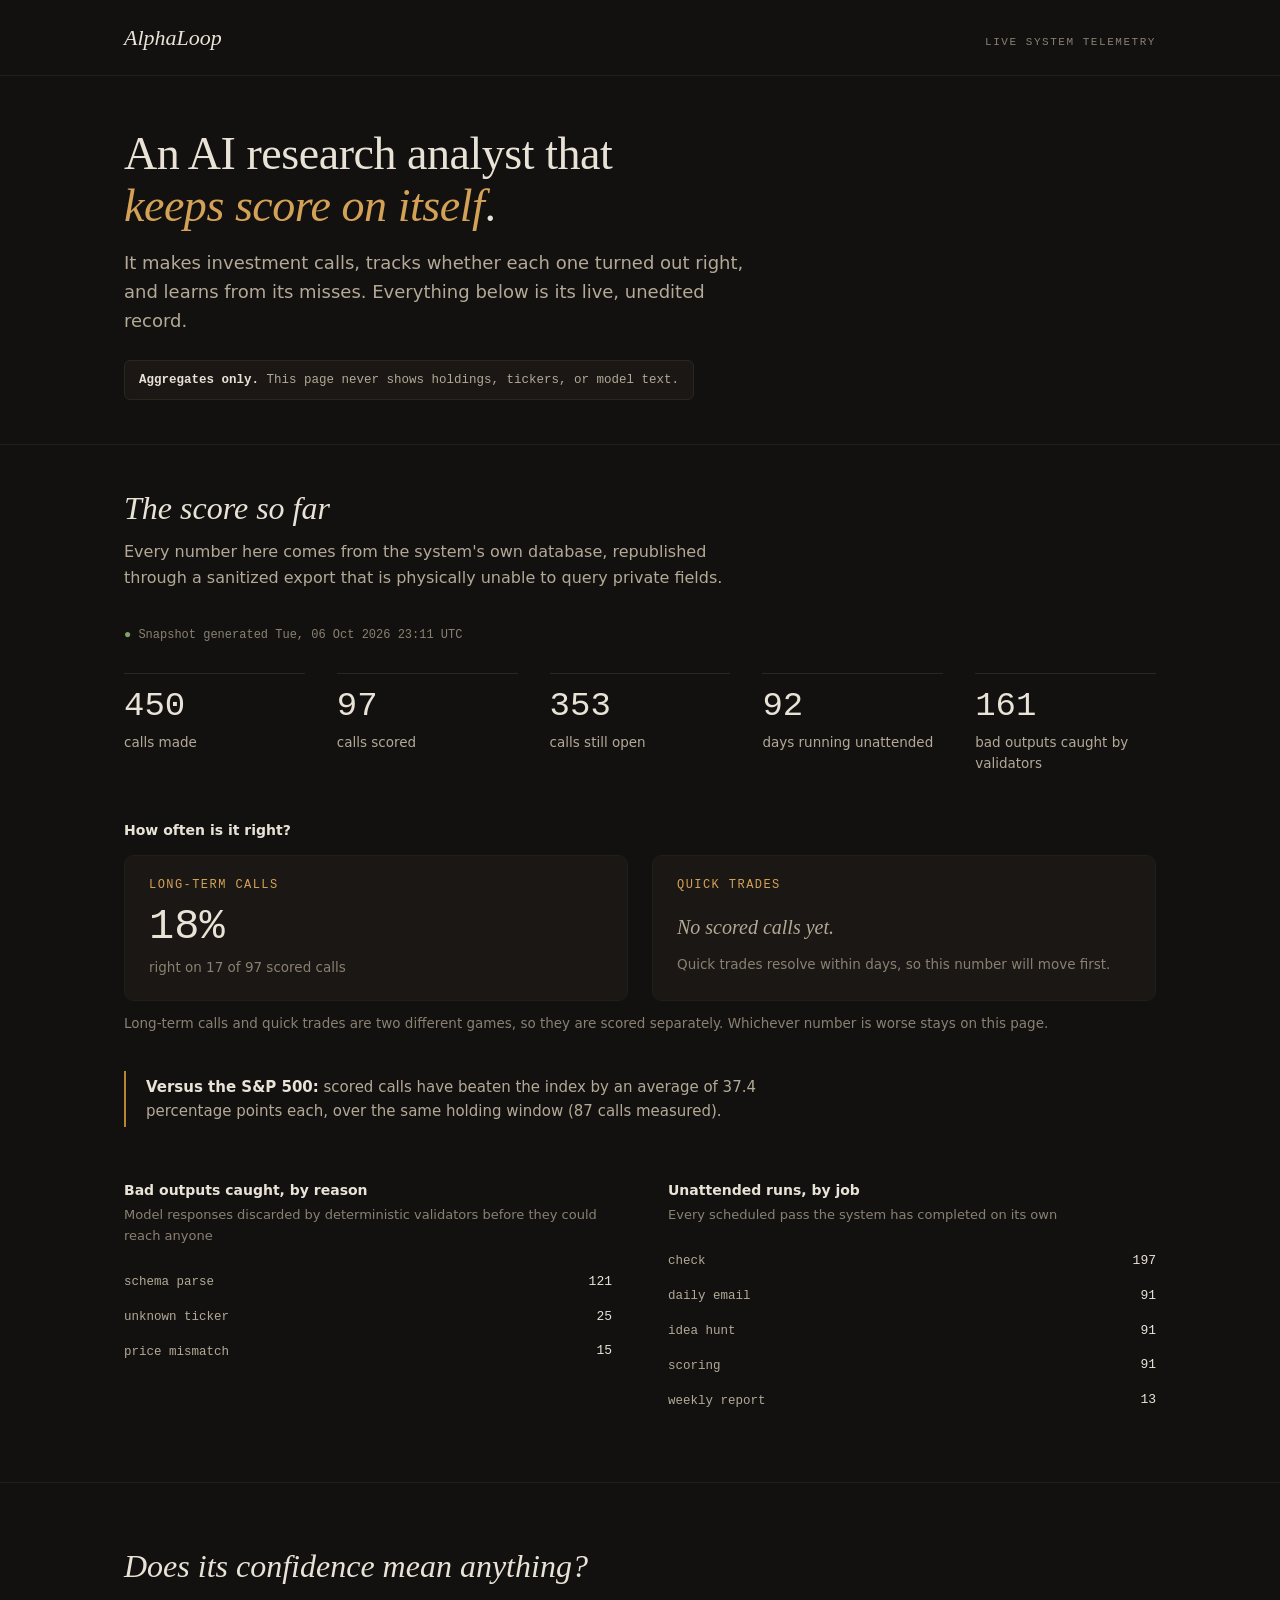
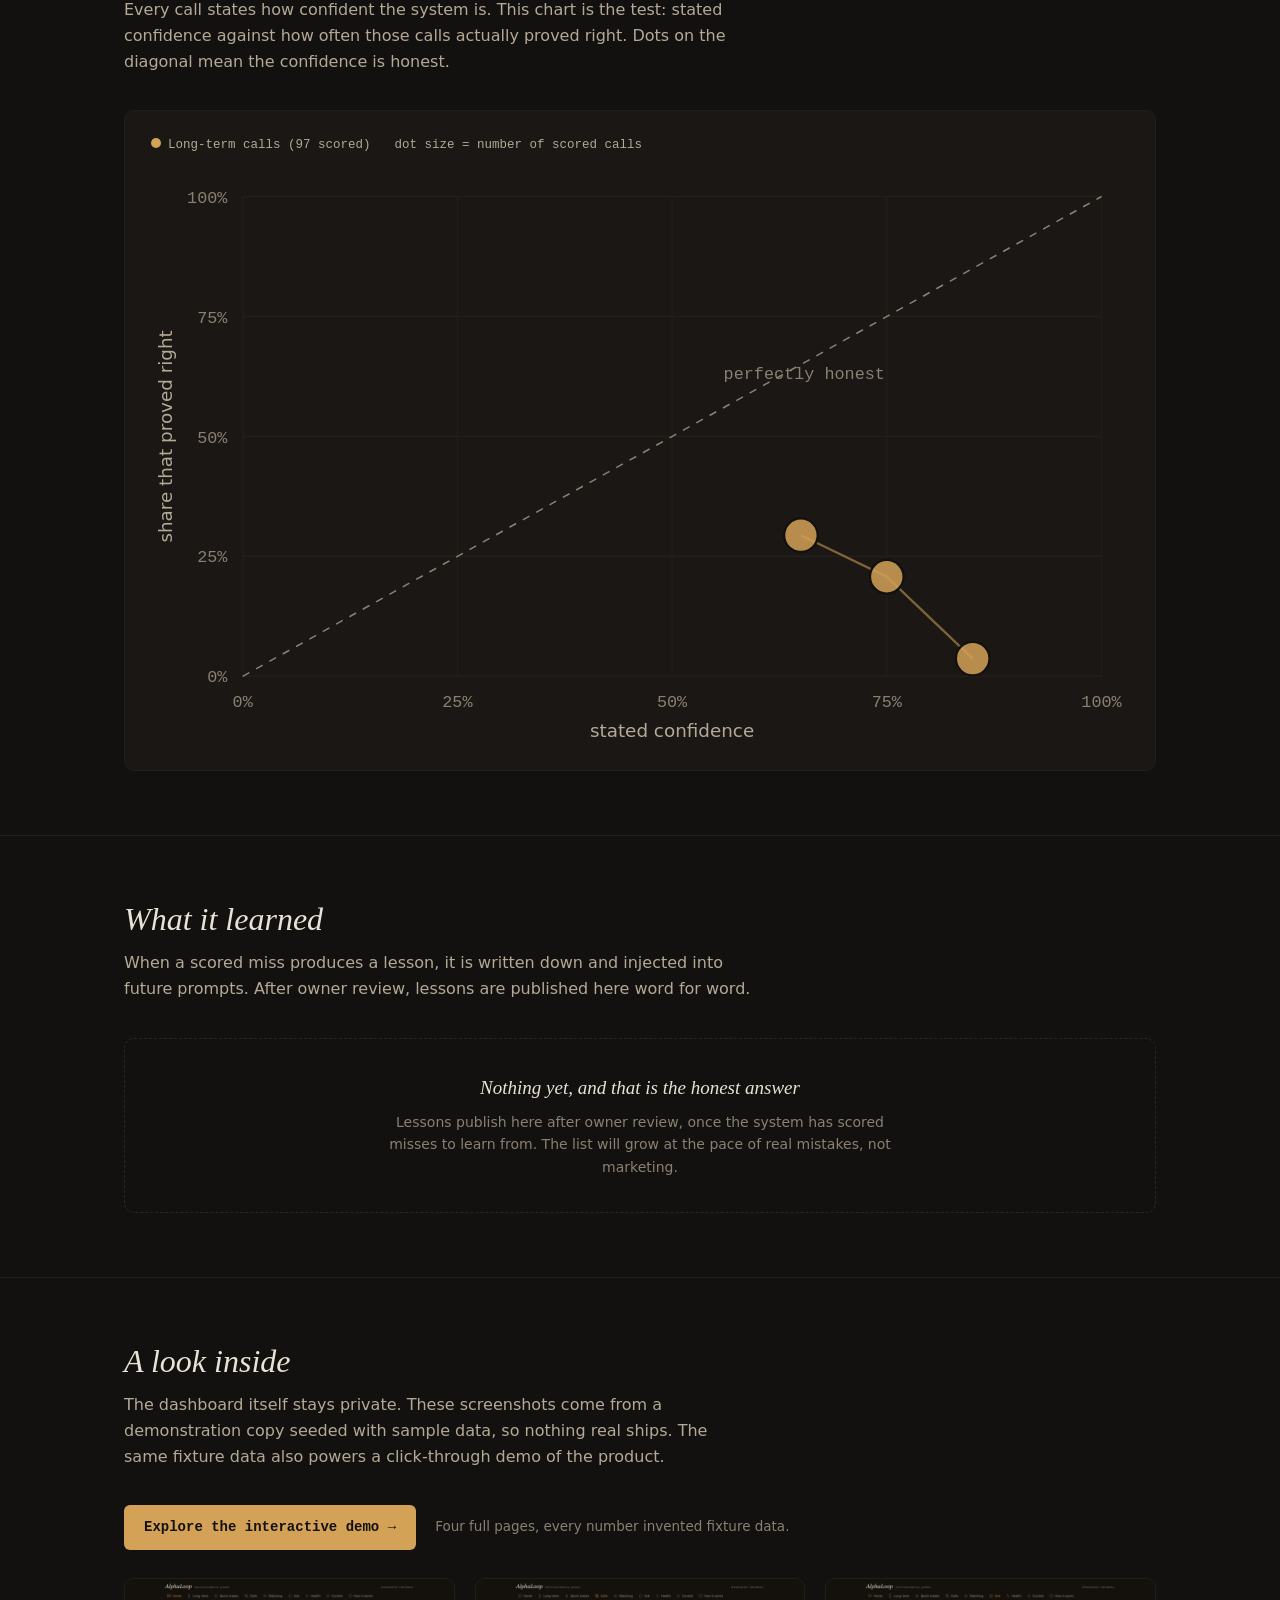
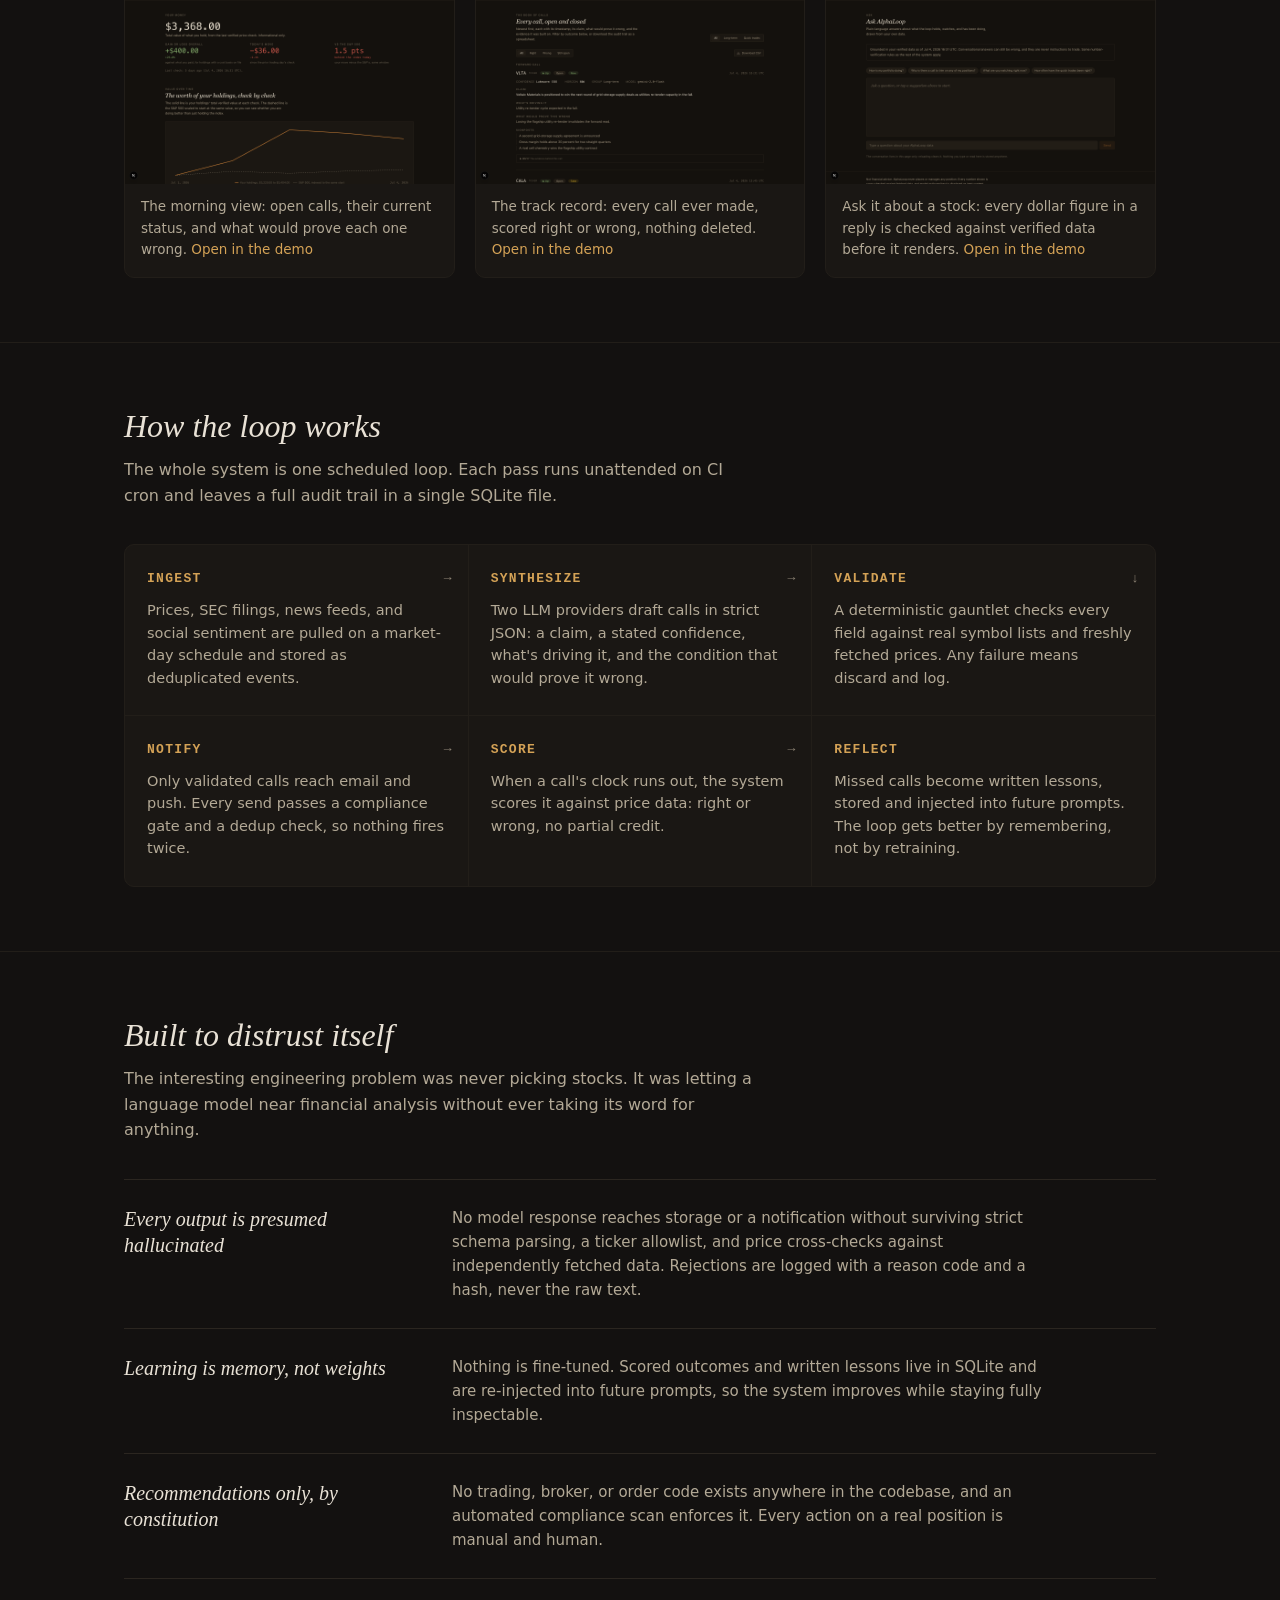
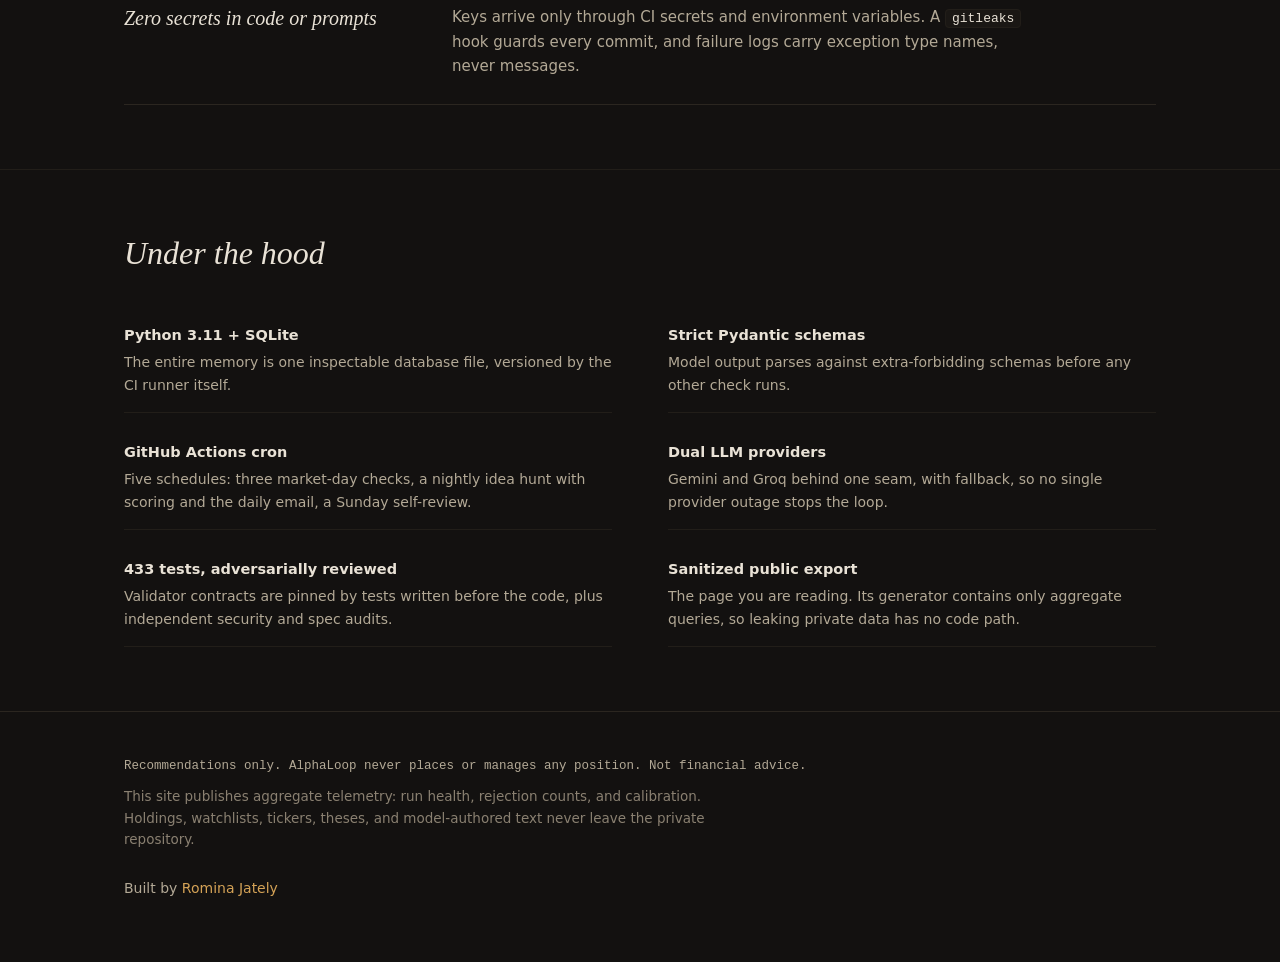
<file: index.html>
<!doctype html>
<html lang="en">
<head>
<meta charset="utf-8">
<meta name="viewport" content="width=device-width, initial-scale=1">
<title>AlphaLoop: an AI analyst that keeps score on itself</title>
<meta name="description" content="An AI research analyst that makes investment calls, keeps score of whether it was right, and learns from its misses. Aggregate telemetry only: no holdings, no tickers, no model text.">
<link rel="icon" href="data:image/svg+xml,%3Csvg xmlns='http://www.w3.org/2000/svg' viewBox='0 0 32 32'%3E%3Crect width='32' height='32' rx='7' fill='%23131110'/%3E%3Ctext x='16' y='23' font-family='Georgia,serif' font-style='italic' font-size='20' fill='%23d4a256' text-anchor='middle'%3EA%3C/text%3E%3C/svg%3E">
<style>
  :root {
    --bg: #131110;
    --surface: #1a1714;
    --line: #2b2620;
    --line-soft: #221e19;
    --ink: #e9e2d6;
    --ink-2: #b3a996;
    --ink-3: #8a8071;
    --ember: #d4a256;
    --ember-bar: #b98432;
    --ok: #7fa36b;
    --serif: Georgia, 'Iowan Old Style', 'Palatino Linotype', 'Times New Roman', serif;
    --sans: -apple-system, BlinkMacSystemFont, 'Segoe UI', system-ui, Roboto, sans-serif;
    --mono: ui-monospace, 'SF Mono', SFMono-Regular, Menlo, Consolas, monospace;
  }
  * { margin: 0; padding: 0; box-sizing: border-box; }
  html { scroll-behavior: smooth; }
  body {
    background: var(--bg);
    color: var(--ink);
    font-family: var(--sans);
    font-size: 16px;
    line-height: 1.6;
    -webkit-font-smoothing: antialiased;
  }
  .wrap { max-width: 1080px; margin: 0 auto; padding: 0 24px; }
  a { color: var(--ember); text-decoration: none; }
  a:hover { text-decoration: underline; text-underline-offset: 3px; }

  /* ---------- header ---------- */
  header {
    border-bottom: 1px solid var(--line-soft);
    padding: 20px 0;
  }
  header .wrap { display: flex; align-items: baseline; justify-content: space-between; }
  .wordmark { font-family: var(--serif); font-style: italic; font-size: 22px; color: var(--ink); }
  .header-note { font-family: var(--mono); font-size: 11px; letter-spacing: 0.14em; text-transform: uppercase; color: var(--ink-3); }

  /* ---------- hero ---------- */
  .hero { padding: 52px 0 44px; }
  .hero h1 {
    font-family: var(--serif);
    font-weight: 400;
    font-size: clamp(30px, 4vw, 46px);
    line-height: 1.12;
    letter-spacing: -0.01em;
    max-width: 26ch;
  }
  .hero h1 em { font-style: italic; color: var(--ember); }
  .hero p.lede {
    margin-top: 18px;
    font-size: 18px;
    color: var(--ink-2);
    max-width: 56ch;
  }
  .hero .scope {
    margin-top: 24px;
    display: inline-block;
    font-family: var(--mono);
    font-size: 12.5px;
    color: var(--ink-2);
    border: 1px solid var(--line);
    border-radius: 6px;
    padding: 9px 14px;
    background: var(--surface);
  }
  .hero .scope strong { color: var(--ink); font-weight: 600; }

  /* ---------- sections ---------- */
  section { padding: 64px 0; border-top: 1px solid var(--line-soft); }
  .sec-head { max-width: 62ch; margin-bottom: 36px; }
  .sec-head h2 {
    font-family: var(--serif);
    font-weight: 400;
    font-style: italic;
    font-size: clamp(24px, 3vw, 32px);
    line-height: 1.2;
  }
  .sec-head p { margin-top: 12px; color: var(--ink-2); }

  /* ---------- scoreboard ---------- */
  #scoreboard { padding-top: 44px; }
  .stamp { font-family: var(--mono); font-size: 12px; color: var(--ink-3); margin-bottom: 28px; }
  .stamp .dot { color: var(--ok); }
  .stamp.stale .dot { color: var(--ember); }
  .tiles { display: grid; grid-template-columns: repeat(5, 1fr); gap: 28px 32px; margin-bottom: 44px; }
  .tile { border-top: 1px solid var(--line); padding-top: 14px; }
  .tile .num { font-family: var(--mono); font-size: 34px; line-height: 1.1; color: var(--ink); font-variant-numeric: tabular-nums; }
  .tile .num small { font-size: 16px; color: var(--ink-3); }
  .tile .num .na { font-family: var(--mono); font-size: 15px; color: var(--ink-3); }
  .tile .lbl { margin-top: 6px; font-size: 13.5px; color: var(--ink-2); }

  .rates-title { font-size: 14px; font-weight: 600; color: var(--ink); margin-bottom: 14px; }
  .rates { display: grid; grid-template-columns: 1fr 1fr; gap: 24px; }
  .rate-card { background: var(--surface); border: 1px solid var(--line-soft); border-radius: 10px; padding: 20px 24px 22px; }
  .rate-card .rk { font-family: var(--mono); font-size: 12px; letter-spacing: 0.12em; text-transform: uppercase; color: var(--ember); }
  .rate-card .rv { font-family: var(--mono); font-size: 42px; margin-top: 8px; color: var(--ink); font-variant-numeric: tabular-nums; line-height: 1.1; }
  .rate-card .rv.none { font-family: var(--serif); font-style: italic; font-size: 20px; color: var(--ink-2); line-height: 1.35; padding: 10px 0 6px; }
  .rate-card .rs { margin-top: 7px; font-size: 13.5px; color: var(--ink-3); }
  .gap-note { margin-top: 12px; font-size: 13.5px; color: var(--ink-3); }

  .bench {
    margin-top: 36px;
    border-left: 2px solid var(--ember-bar);
    padding: 4px 0 4px 20px;
    max-width: 70ch;
    color: var(--ink-2);
    font-size: 15px;
  }
  .bench strong { color: var(--ink); }

  .charts { display: grid; grid-template-columns: 1fr 1fr; gap: 56px; margin-top: 52px; }
  .chart h3 { font-size: 14px; font-weight: 600; color: var(--ink); margin-bottom: 4px; }
  .chart .sub { font-size: 13px; color: var(--ink-3); margin-bottom: 18px; }
  .brow { display: grid; grid-template-columns: 130px 1fr 44px; align-items: center; gap: 12px; padding: 7px 0; }
  .brow .k { font-family: var(--mono); font-size: 12.5px; color: var(--ink-2); }
  .brow .track { height: 10px; position: relative; }
  .brow .fill { height: 10px; background: var(--ember-bar); border-radius: 0 4px 4px 0; min-width: 3px; }
  .brow .v { font-family: var(--mono); font-size: 13px; color: var(--ink); text-align: right; font-variant-numeric: tabular-nums; }

  .gauntlet-note {
    margin-top: 44px;
    border-left: 2px solid var(--ember-bar);
    padding: 4px 0 4px 20px;
    max-width: 68ch;
    color: var(--ink-2);
    font-size: 15px;
  }
  .gauntlet-note strong { color: var(--ink); }

  /* ---------- confidence chart ---------- */
  .calwrap { background: var(--surface); border: 1px solid var(--line-soft); border-radius: 10px; padding: 24px 26px 20px; }
  .callegend { display: flex; gap: 24px; flex-wrap: wrap; font-family: var(--mono); font-size: 12.5px; color: var(--ink-2); margin-bottom: 14px; }
  .callegend .sw { display: inline-block; width: 10px; height: 10px; border-radius: 50%; margin-right: 7px; }
  .calwrap svg { width: 100%; height: auto; display: block; }
  .empty-box {
    border: 1px dashed var(--line);
    border-radius: 10px;
    padding: 34px 30px;
    text-align: center;
  }
  .empty-box h3 { font-family: var(--serif); font-style: italic; font-weight: 400; font-size: 19px; }
  .empty-box p { margin-top: 8px; color: var(--ink-3); font-size: 14px; max-width: 60ch; margin-left: auto; margin-right: auto; }

  /* ---------- lessons ---------- */
  .lessons-list { list-style: none; }
  .lessons-list li {
    border-left: 2px solid var(--ember-bar);
    padding: 8px 0 8px 20px;
    margin-bottom: 20px;
    font-family: var(--serif);
    font-style: italic;
    font-size: 18px;
    color: var(--ink);
    max-width: 68ch;
  }

  /* ---------- a look inside ---------- */
  .demo-cta-row { margin-bottom: 28px; }
  .demo-cta {
    display: inline-block;
    font-family: var(--mono);
    font-size: 14px;
    font-weight: 600;
    color: var(--bg);
    background: var(--ember);
    border-radius: 6px;
    padding: 11px 20px;
  }
  .demo-cta:hover { background: #e0b06a; text-decoration: none; }
  .demo-cta-hint { display: inline-block; margin-left: 14px; font-size: 13.5px; color: var(--ink-3); }
  .shots { display: grid; grid-template-columns: repeat(3, 1fr); gap: 20px; }
  figure.shot { background: var(--surface); border: 1px solid var(--line-soft); border-radius: 10px; overflow: hidden; margin: 0; }
  figure.shot a.shot-link { display: block; }
  figure.shot img { width: 100%; display: block; }
  figure.shot a.shot-link:hover img { opacity: 0.85; }
  figure.shot figcaption { padding: 12px 16px 16px; font-size: 13.5px; color: var(--ink-2); }
  figure.shot figcaption a { white-space: nowrap; }
  figure.shot[data-missing] { display: none; }

  /* ---------- pipeline ---------- */
  .pipeline { display: grid; grid-template-columns: repeat(3, 1fr); gap: 1px; background: var(--line-soft); border: 1px solid var(--line-soft); border-radius: 10px; overflow: hidden; }
  .stage { background: var(--surface); padding: 24px 22px 26px; position: relative; }
  .stage h3 { font-family: var(--mono); font-size: 13px; letter-spacing: 0.1em; text-transform: uppercase; color: var(--ember); font-weight: 600; }
  .stage p { margin-top: 9px; font-size: 14.5px; color: var(--ink-2); line-height: 1.55; }
  .stage .arrow { position: absolute; top: 24px; right: 16px; color: var(--ink-3); font-family: var(--mono); font-size: 13px; }

  /* ---------- guardrails ---------- */
  .rails { border-top: 1px solid var(--line); }
  .rail { display: grid; grid-template-columns: 300px 1fr; gap: 28px; padding: 26px 0; border-bottom: 1px solid var(--line); }
  .rail h3 { font-family: var(--serif); font-style: italic; font-weight: 400; font-size: 20px; line-height: 1.3; }
  .rail p { color: var(--ink-2); font-size: 15px; max-width: 62ch; }
  .rail p code { font-family: var(--mono); font-size: 13px; color: var(--ink); background: var(--surface); border: 1px solid var(--line-soft); border-radius: 4px; padding: 1px 6px; }

  /* ---------- engineering ---------- */
  .eng { display: grid; grid-template-columns: 1fr 1fr; gap: 12px 56px; }
  .eng-item { padding: 16px 0; border-bottom: 1px solid var(--line-soft); }
  .eng-item h3 { font-size: 14.5px; font-weight: 600; color: var(--ink); }
  .eng-item p { font-size: 14px; color: var(--ink-2); margin-top: 4px; }

  /* ---------- footer ---------- */
  footer { border-top: 1px solid var(--line); padding: 44px 0 64px; }
  footer .compliance { font-family: var(--mono); font-size: 12.5px; color: var(--ink-2); }
  footer .privacy { margin-top: 10px; font-size: 13.5px; color: var(--ink-3); max-width: 72ch; }
  footer .byline { margin-top: 26px; font-size: 14px; color: var(--ink-2); }

  /* ---------- motion ---------- */
  @media (prefers-reduced-motion: no-preference) {
    .reveal { animation: rise 0.7s cubic-bezier(0.16, 1, 0.3, 1) both; }
    .reveal.d1 { animation-delay: 0.08s; }
    .reveal.d2 { animation-delay: 0.16s; }
    @keyframes rise { from { opacity: 0; transform: translateY(14px); } to { opacity: 1; transform: none; } }
    .brow .fill { transition: width 0.9s cubic-bezier(0.16, 1, 0.3, 1); }
  }

  /* ---------- mobile ---------- */
  @media (max-width: 860px) {
    .hero { padding: 40px 0 36px; }
    section { padding: 52px 0; }
    .tiles { grid-template-columns: repeat(2, 1fr); gap: 24px; }
    .rates { grid-template-columns: 1fr; }
    .charts { grid-template-columns: 1fr; gap: 44px; }
    .shots { grid-template-columns: 1fr; }
    .pipeline { grid-template-columns: 1fr; }
    .stage .arrow { display: none; }
    .rail { grid-template-columns: 1fr; gap: 8px; }
    .eng { grid-template-columns: 1fr; }
  }
</style>
</head>
<body>

<header>
  <div class="wrap">
    <span class="wordmark">AlphaLoop</span>
    <span class="header-note">Live system telemetry</span>
  </div>
</header>

<main>
  <div class="wrap">
    <div class="hero">
      <h1 class="reveal">An AI research analyst that <em>keeps score on itself</em>.</h1>
      <p class="lede reveal d1">It makes investment calls, tracks whether each one turned out right, and learns from its misses. Everything below is its live, unedited record.</p>
      <p class="scope reveal d2"><strong>Aggregates only.</strong> This page never shows holdings, tickers, or model text.</p>
    </div>
  </div>

  <section id="scoreboard">
    <div class="wrap">
      <div class="sec-head">
        <h2>The score so far</h2>
        <p>Every number here comes from the system's own database, republished through a sanitized export that is physically unable to query private fields.</p>
      </div>
      <p class="stamp" id="stamp"><span class="dot">&#9679;</span> <span id="stamp-text">Snapshot loading&hellip;</span></p>

      <div class="tiles" id="tiles"></div>

      <h3 class="rates-title">How often is it right?</h3>
      <div class="rates" id="rates"></div>
      <p class="gap-note">Long-term calls and quick trades are two different games, so they are scored separately. Whichever number is worse stays on this page.</p>

      <div class="bench" id="bench"></div>

      <div class="charts">
        <div class="chart">
          <h3>Bad outputs caught, by reason</h3>
          <p class="sub">Model responses discarded by deterministic validators before they could reach anyone</p>
          <div id="rej-bars"></div>
        </div>
        <div class="chart">
          <h3>Unattended runs, by job</h3>
          <p class="sub">Every scheduled pass the system has completed on its own</p>
          <div id="runs-bars"></div>
        </div>
      </div>

      <div class="gauntlet-note" id="gauntlet-note" hidden>
        <strong>The rails are load-bearing.</strong> <span id="gauntlet-text"></span>
      </div>
    </div>
  </section>

  <section id="confidence">
    <div class="wrap">
      <div class="sec-head">
        <h2>Does its confidence mean anything?</h2>
        <p>Every call states how confident the system is. This chart is the test: stated confidence against how often those calls actually proved right. Dots on the diagonal mean the confidence is honest.</p>
      </div>
      <div id="cal-slot"></div>
    </div>
  </section>

  <section id="lessons">
    <div class="wrap">
      <div class="sec-head">
        <h2>What it learned</h2>
        <p>When a scored miss produces a lesson, it is written down and injected into future prompts. After owner review, lessons are published here word for word.</p>
      </div>
      <div id="lessons-slot"></div>
    </div>
  </section>

  <section id="inside">
    <div class="wrap">
      <div class="sec-head">
        <h2>A look inside</h2>
        <p>The dashboard itself stays private. These screenshots come from a demonstration copy seeded with sample data, so nothing real ships. The same fixture data also powers a click-through demo of the product.</p>
      </div>
      <p class="demo-cta-row">
        <a class="demo-cta" href="demo/">Explore the interactive demo &rarr;</a>
        <span class="demo-cta-hint">Four full pages, every number invented fixture data.</span>
      </p>
      <div class="shots" id="shots">
        <figure class="shot">
          <a class="shot-link" href="demo/index.html"><img src="shots/daily.png" alt="The daily dashboard view; opens the demo home page" loading="lazy" onerror="this.closest('figure').dataset.missing='1'"></a>
          <figcaption>The morning view: open calls, their current status, and what would prove each one wrong. <a href="demo/index.html">Open in the demo</a></figcaption>
        </figure>
        <figure class="shot">
          <a class="shot-link" href="demo/calls.html"><img src="shots/track-record.png" alt="The track record view; opens the demo calls page" loading="lazy" onerror="this.closest('figure').dataset.missing='1'"></a>
          <figcaption>The track record: every call ever made, scored right or wrong, nothing deleted. <a href="demo/calls.html">Open in the demo</a></figcaption>
        </figure>
        <figure class="shot">
          <a class="shot-link" href="demo/ask.html"><img src="shots/chat.png" alt="The ask-about-a-stock chat view; opens the demo ask page" loading="lazy" onerror="this.closest('figure').dataset.missing='1'"></a>
          <figcaption>Ask it about a stock: every dollar figure in a reply is checked against verified data before it renders. <a href="demo/ask.html">Open in the demo</a></figcaption>
        </figure>
      </div>
      <p class="empty-box" id="shots-empty" hidden>Screenshots are being prepared from a demonstration copy of the dashboard, seeded with sample data so nothing private ships. They will appear here.</p>
    </div>
  </section>

  <section id="loop">
    <div class="wrap">
      <div class="sec-head">
        <h2>How the loop works</h2>
        <p>The whole system is one scheduled loop. Each pass runs unattended on CI cron and leaves a full audit trail in a single SQLite file.</p>
      </div>
      <div class="pipeline">
        <div class="stage"><span class="arrow">&rarr;</span><h3>Ingest</h3><p>Prices, SEC filings, news feeds, and social sentiment are pulled on a market-day schedule and stored as deduplicated events.</p></div>
        <div class="stage"><span class="arrow">&rarr;</span><h3>Synthesize</h3><p>Two LLM providers draft calls in strict JSON: a claim, a stated confidence, what's driving it, and the condition that would prove it wrong.</p></div>
        <div class="stage"><span class="arrow">&darr;</span><h3>Validate</h3><p>A deterministic gauntlet checks every field against real symbol lists and freshly fetched prices. Any failure means discard and log.</p></div>
        <div class="stage"><span class="arrow">&rarr;</span><h3>Notify</h3><p>Only validated calls reach email and push. Every send passes a compliance gate and a dedup check, so nothing fires twice.</p></div>
        <div class="stage"><span class="arrow">&rarr;</span><h3>Score</h3><p>When a call's clock runs out, the system scores it against price data: right or wrong, no partial credit.</p></div>
        <div class="stage"><h3>Reflect</h3><p>Missed calls become written lessons, stored and injected into future prompts. The loop gets better by remembering, not by retraining.</p></div>
      </div>
    </div>
  </section>

  <section id="guardrails">
    <div class="wrap">
      <div class="sec-head">
        <h2>Built to distrust itself</h2>
        <p>The interesting engineering problem was never picking stocks. It was letting a language model near financial analysis without ever taking its word for anything.</p>
      </div>
      <div class="rails">
        <div class="rail">
          <h3>Every output is presumed hallucinated</h3>
          <p>No model response reaches storage or a notification without surviving strict schema parsing, a ticker allowlist, and price cross-checks against independently fetched data. Rejections are logged with a reason code and a hash, never the raw text.</p>
        </div>
        <div class="rail">
          <h3>Learning is memory, not weights</h3>
          <p>Nothing is fine-tuned. Scored outcomes and written lessons live in SQLite and are re-injected into future prompts, so the system improves while staying fully inspectable.</p>
        </div>
        <div class="rail">
          <h3>Recommendations only, by constitution</h3>
          <p>No trading, broker, or order code exists anywhere in the codebase, and an automated compliance scan enforces it. Every action on a real position is manual and human.</p>
        </div>
        <div class="rail">
          <h3>Zero secrets in code or prompts</h3>
          <p>Keys arrive only through CI secrets and environment variables. A <code>gitleaks</code> hook guards every commit, and failure logs carry exception type names, never messages.</p>
        </div>
      </div>
    </div>
  </section>

  <section id="engineering">
    <div class="wrap">
      <div class="sec-head">
        <h2>Under the hood</h2>
      </div>
      <div class="eng">
        <div class="eng-item"><h3>Python 3.11 + SQLite</h3><p>The entire memory is one inspectable database file, versioned by the CI runner itself.</p></div>
        <div class="eng-item"><h3>Strict Pydantic schemas</h3><p>Model output parses against extra-forbidding schemas before any other check runs.</p></div>
        <div class="eng-item"><h3>GitHub Actions cron</h3><p>Five schedules: three market-day checks, a nightly idea hunt with scoring and the daily email, a Sunday self-review.</p></div>
        <div class="eng-item"><h3>Dual LLM providers</h3><p>Gemini and Groq behind one seam, with fallback, so no single provider outage stops the loop.</p></div>
        <div class="eng-item"><h3>433 tests, adversarially reviewed</h3><p>Validator contracts are pinned by tests written before the code, plus independent security and spec audits.</p></div>
        <div class="eng-item"><h3>Sanitized public export</h3><p>The page you are reading. Its generator contains only aggregate queries, so leaking private data has no code path.</p></div>
      </div>
    </div>
  </section>
</main>

<footer>
  <div class="wrap">
    <p class="compliance">Recommendations only. AlphaLoop never places or manages any position. Not financial advice.</p>
    <p class="privacy">This site publishes aggregate telemetry: run health, rejection counts, and calibration. Holdings, watchlists, tickers, theses, and model-authored text never leave the private repository.</p>
    <p class="byline">Built by <a href="https://github.com/romina-jately">Romina Jately</a></p>
  </div>
</footer>

<script>
(function () {
  'use strict';

  /* Last saved snapshot, embedded so the page renders even when the live
     JSON cannot be fetched (e.g. opened straight from file://). Shape
     matches the Phase 11 export contract; sparse values stay honest. */
  var FALLBACK = {
    "generated_at": "2026-07-09T01:13:29+00:00",
    "scoreboard": {
      "calls_total": 0,
      "calls_graded": 0,
      "calls_open": 0,
      "days_running": null,
      "validators_caught": 7
    },
    "hit_rates": {
      "long_term": { "graded": 0, "hit": 0, "rate": null },
      "quick_trades": { "graded": 0, "hit": 0, "rate": null }
    },
    "benchmark": { "avg_excess_vs_spy": null, "graded_with_benchmark": 0 },
    "lessons": [],
    "calibration": {},
    "lessons_count": 0,
    "rejections": { "parse_error": 7 },
    "runs": {
      "counts": { "brief:ok": 1, "cycle:ok": 6, "discover:ok": 1, "grade:ok": 1 },
      "latest_finished_at": "2026-07-08T20:43:18+00:00"
    },
    "theses": {
      "by_sleeve": {},
      "overall": { "confirmed": 0, "hit_rate": null, "invalidated": 0, "open": 0, "total": 0 }
    }
  };

  var REASON_LABELS = {
    parse_error: "schema parse",
    unknown_ticker: "unknown ticker",
    price_mismatch: "price mismatch",
    bad_rating: "bad rating",
    bad_sleeve: "wrong group",
    bad_verdict: "bad verdict",
    missing_catalyst: "no catalyst",
    missing_signposts: "no signposts",
    missing_risk_fields: "no risk fields",
    subject_mismatch: "subject swap",
    concentration: "concentration",
    pileup: "pileup",
    duplicate: "duplicate"
  };

  var MODE_LABELS = {
    cycle: "check",
    brief: "daily email",
    discover: "idea hunt",
    grade: "scoring",
    weekly: "weekly report",
    advisor: "stock Q&A",
    daytrade: "quick-trade check",
    "notify-test": "notification test",
    notify_test: "notification test"
  };

  var GROUPS = [
    { keys: ["long_term"], label: "Long-term calls", color: "#d4a256",
      emptySub: "Long-term calls take months to resolve. Scores appear here as they do." },
    { keys: ["quick_trades", "day_trade"], label: "Quick trades", color: "#7fa36b",
      emptySub: "Quick trades resolve within days, so this number will move first." }
  ];

  function el(id) { return document.getElementById(id); }

  function esc(s) {
    return String(s).replace(/[&<>"']/g, function (c) {
      return { "&": "&amp;", "<": "&lt;", ">": "&gt;", '"': "&quot;", "'": "&#39;" }[c];
    });
  }

  function isNum(v) { return typeof v === "number" && isFinite(v); }

  function pick(v, alt) { return isNum(v) ? v : alt; }

  function pct(rate) { return isNum(rate) ? Math.round(rate * 100) + "%" : null; }

  function confPhrase(mid) {
    if (mid >= 80) return "very confident";
    if (mid >= 65) return "fairly confident";
    if (mid >= 50) return "lukewarm";
    return "low conviction";
  }

  function fmtWhen(iso) {
    if (!iso) return null;
    var t = new Date(iso);
    if (isNaN(t.getTime())) return null;
    return t.toUTCString().replace(/:\d\d GMT$/, " UTC");
  }

  function tile(value, label) {
    var shown = isNum(value) ? String(value) : '<span class="na">n/a</span>';
    return '<div class="tile"><div class="num">' + shown + '</div><div class="lbl">' + esc(label) + '</div></div>';
  }

  function bars(target, entries) {
    if (!entries.length) {
      target.innerHTML = '<p class="sub">Nothing recorded yet.</p>';
      return;
    }
    var max = entries.reduce(function (m, e) { return Math.max(m, e[1]); }, 1);
    target.innerHTML = entries.map(function (e) {
      var w = Math.max(2, Math.round(e[1] / max * 100));
      return '<div class="brow"><span class="k">' + esc(e[0]) + '</span><span class="track"><span class="fill" style="width:' + w + '%"></span></span><span class="v">' + e[1] + '</span></div>';
    }).join("");
  }

  /* Pull one group's record from hit_rates, falling back to the older
     theses.by_sleeve aggregate when the new key is absent. */
  function groupRecord(d, group) {
    var hr = d.hit_rates || {};
    for (var i = 0; i < group.keys.length; i++) {
      var g = hr[group.keys[i]];
      if (g && isNum(g.graded)) {
        return { graded: g.graded, hit: pick(g.hit, null), rate: isNum(g.rate) ? g.rate : null };
      }
    }
    var bs = (d.theses && d.theses.by_sleeve) || {};
    for (var j = 0; j < group.keys.length; j++) {
      var s = bs[group.keys[j]];
      if (s) {
        var confirmed = pick(s.confirmed, 0);
        var graded = confirmed + pick(s.invalidated, 0);
        return { graded: graded, hit: confirmed, rate: isNum(s.hit_rate) ? s.hit_rate : null };
      }
    }
    return { graded: 0, hit: 0, rate: null };
  }

  function rateCard(group, rec) {
    var body;
    if (rec.graded > 0 && rec.rate != null) {
      var sub = rec.hit != null
        ? "right on " + rec.hit + " of " + rec.graded + " scored calls"
        : rec.graded + " scored calls";
      body = '<div class="rv">' + pct(rec.rate) + '</div><div class="rs">' + esc(sub) + "</div>";
    } else {
      body = '<div class="rv none">No scored calls yet.</div><div class="rs">' + esc(group.emptySub) + "</div>";
    }
    return '<div class="rate-card"><div class="rk">' + esc(group.label) + "</div>" + body + "</div>";
  }

  function benchText(d) {
    var b = d.benchmark || {};
    var n = pick(b.graded_with_benchmark, 0);
    var v = isNum(b.avg_excess_vs_spy) ? b.avg_excess_vs_spy : null;
    if (n > 0 && v != null) {
      var pts = (Math.abs(v) * 100).toFixed(1) + " percentage points";
      var count = n + " call" + (n === 1 ? "" : "s") + " measured";
      if (v > 0.0005) {
        return "<strong>Versus the S&amp;P 500:</strong> scored calls have beaten the index by an average of " + pts + " each, over the same holding window (" + count + ").";
      }
      if (v < -0.0005) {
        return "<strong>Versus the S&amp;P 500:</strong> scored calls have trailed the index by an average of " + pts + " each, over the same holding window (" + count + "). That number stays on the page.";
      }
      return "<strong>Versus the S&amp;P 500:</strong> scored calls have matched the index on average (" + count + ").";
    }
    return "<strong>Versus the S&amp;P 500:</strong> not measured yet. Every scored call gets compared against the index over the same holding window, and the average gap, good or bad, is published here.";
  }

  /* ---------- confidence chart (inline SVG) ---------- */
  function calChart(cal) {
    cal = cal || {};
    var series = [];
    GROUPS.forEach(function (group) {
      for (var i = 0; i < group.keys.length; i++) {
        var rows = cal[group.keys[i]];
        if (rows && rows.length) {
          var pts = rows.filter(function (r) {
            return isNum(r.bucket) && isNum(r.n) && r.n > 0 && isNum(r.hit_rate);
          }).sort(function (a, b) { return a.bucket - b.bucket; });
          if (pts.length) series.push({ group: group, pts: pts });
          break;
        }
      }
    });
    if (!series.length) return null;

    var W = 640, H = 380, L = 60, R = 18, T = 18, B = 48;
    function px(v) { return L + (v / 100) * (W - L - R); }
    function py(v) { return T + (1 - v / 100) * (H - T - B); }
    var s = '<svg viewBox="0 0 ' + W + " " + H + '" role="img" aria-label="Stated confidence versus share of calls that proved right">';
    [0, 25, 50, 75, 100].forEach(function (v) {
      s += '<line x1="' + px(v) + '" y1="' + py(0) + '" x2="' + px(v) + '" y2="' + py(100) + '" stroke="#221e19" stroke-width="1"/>';
      s += '<line x1="' + px(0) + '" y1="' + py(v) + '" x2="' + px(100) + '" y2="' + py(v) + '" stroke="#221e19" stroke-width="1"/>';
      s += '<text x="' + px(v) + '" y="' + (py(0) + 20) + '" fill="#8a8071" font-size="11" text-anchor="middle" font-family="ui-monospace,Menlo,monospace">' + v + "%</text>";
      s += '<text x="' + (px(0) - 10) + '" y="' + (py(v) + 4) + '" fill="#8a8071" font-size="11" text-anchor="end" font-family="ui-monospace,Menlo,monospace">' + v + "%</text>";
    });
    s += '<line x1="' + px(0) + '" y1="' + py(0) + '" x2="' + px(100) + '" y2="' + py(100) + '" stroke="#8a8071" stroke-width="1" stroke-dasharray="5 5"/>';
    s += '<text x="' + px(56) + '" y="' + (py(62)) + '" fill="#8a8071" font-size="11" font-family="ui-monospace,Menlo,monospace">perfectly honest</text>';
    s += '<text x="' + (L + (W - L - R) / 2) + '" y="' + (H - 8) + '" fill="#b3a996" font-size="12" text-anchor="middle">stated confidence</text>';
    s += '<text x="14" y="' + (T + (H - T - B) / 2) + '" fill="#b3a996" font-size="12" text-anchor="middle" transform="rotate(-90 14 ' + (T + (H - T - B) / 2) + ')">share that proved right</text>';

    series.forEach(function (sr) {
      var color = sr.group.color;
      if (sr.pts.length > 1) {
        var path = sr.pts.map(function (p, i) {
          return (i === 0 ? "M" : "L") + px(Math.min(p.bucket + 5, 100)) + " " + py(p.hit_rate * 100);
        }).join(" ");
        s += '<path d="' + path + '" fill="none" stroke="' + color + '" stroke-width="1.5" opacity="0.55"/>';
      }
      sr.pts.forEach(function (p) {
        var mid = Math.min(p.bucket + 5, 100);
        var r = 5 + Math.min(6, Math.sqrt(p.n) * 1.6);
        var hits = isNum(p.hits) ? p.hits : Math.round(p.hit_rate * p.n);
        var tip = sr.group.label + ", stated " + p.bucket + " to " + Math.min(p.bucket + 9, 100) +
          " (" + confPhrase(mid) + "): right " + hits + " of " + p.n + " times (" + pct(p.hit_rate) + ")";
        s += '<circle cx="' + px(mid) + '" cy="' + py(p.hit_rate * 100) + '" r="' + r.toFixed(1) + '" fill="' + color + '" fill-opacity="0.85" stroke="#131110" stroke-width="1.5"><title>' + esc(tip) + "</title></circle>";
      });
    });
    s += "</svg>";

    var legend = '<div class="callegend">' + series.map(function (sr) {
      var total = sr.pts.reduce(function (t, p) { return t + p.n; }, 0);
      return '<span><span class="sw" style="background:' + sr.group.color + '"></span>' + esc(sr.group.label) + " (" + total + " scored)</span>";
    }).join("") + "<span>dot size = number of scored calls</span></div>";

    return '<div class="calwrap">' + legend + s + "</div>";
  }

  function calEmpty() {
    return '<div class="empty-box"><h3>The honest chart today is no chart</h3>' +
      "<p>No calls have been scored yet, so there is nothing truthful to plot. Once they resolve, each dot here will show a confidence level the system stated (\"fairly confident\", \"very confident\") against how often calls at that level actually proved right, separately for long-term calls and quick trades. Quick trades resolve within days, so those dots land first; long-term calls follow over months. Nothing on this page is ever simulated.</p></div>";
  }

  function lessonsHtml(d) {
    var lessons = Array.isArray(d.lessons) ? d.lessons.filter(function (x) {
      return typeof x === "string" && x.trim().length > 0;
    }) : [];
    if (lessons.length) {
      return '<ul class="lessons-list">' + lessons.map(function (t) {
        return "<li>" + esc(t) + "</li>";
      }).join("") + "</ul>";
    }
    return '<div class="empty-box"><h3>Nothing yet, and that is the honest answer</h3>' +
      "<p>Lessons publish here after owner review, once the system has scored misses to learn from. The list will grow at the pace of real mistakes, not marketing.</p></div>";
  }

  /* ---------- main render ---------- */
  function render(d, isFallback) {
    /* Stamp first, so no later failure can leave it reading a loading state. */
    var when = fmtWhen(d.generated_at);
    var stampEl = el("stamp");
    if (isFallback) {
      el("stamp-text").textContent = when
        ? "Live data unavailable. Showing last saved snapshot from " + when + "."
        : "Live data unavailable. Showing last saved snapshot.";
      if (stampEl) stampEl.className = "stamp stale";
    } else {
      el("stamp-text").textContent = when ? "Snapshot generated " + when : "Snapshot time unavailable";
      if (stampEl) stampEl.className = "stamp";
    }

    var sb = d.scoreboard || {};
    var o = (d.theses && d.theses.overall) || {};
    var rej = d.rejections || {};
    var rejTotal = Object.keys(rej).reduce(function (s, k) { return s + (isNum(rej[k]) ? rej[k] : 0); }, 0);

    var callsTotal = pick(sb.calls_total, pick(o.total, 0));
    var callsGraded = pick(sb.calls_graded, pick(o.confirmed, 0) + pick(o.invalidated, 0));
    var callsOpen = pick(sb.calls_open, pick(o.open, 0));
    var daysRunning = isNum(sb.days_running) ? sb.days_running : null;
    var caught = pick(sb.validators_caught, rejTotal);

    el("tiles").innerHTML =
      tile(callsTotal, "calls made") +
      tile(callsGraded, "calls scored") +
      tile(callsOpen, "calls still open") +
      tile(daysRunning, "days running unattended") +
      tile(caught, "bad outputs caught by validators");

    el("rates").innerHTML = GROUPS.map(function (g) {
      return rateCard(g, groupRecord(d, g));
    }).join("");

    el("bench").innerHTML = benchText(d);

    bars(el("rej-bars"), Object.keys(rej).map(function (r) {
      return [REASON_LABELS[r] || r, isNum(rej[r]) ? rej[r] : 0];
    }).sort(function (a, b) { return b[1] - a[1]; }));

    var runCounts = (d.runs && d.runs.counts) || {};
    var byMode = {};
    Object.keys(runCounts).forEach(function (key) {
      var mode = key.split(":")[0];
      var label = MODE_LABELS[mode] || mode;
      byMode[label] = (byMode[label] || 0) + (isNum(runCounts[key]) ? runCounts[key] : 0);
    });
    bars(el("runs-bars"), Object.keys(byMode).map(function (m) {
      return [m, byMode[m]];
    }).sort(function (a, b) { return b[1] - a[1]; }));

    var gn = el("gauntlet-note");
    if (rejTotal > 0 && callsTotal === 0) {
      el("gauntlet-text").textContent =
        "So far the validators have rejected every model response submitted to them: " + rejTotal +
        " out of " + rejTotal + ". Nothing unvalidated has ever reached storage, a notification, or this page.";
      gn.hidden = false;
    } else {
      gn.hidden = true;
    }

    el("cal-slot").innerHTML = calChart(d.calibration) || calEmpty();
    el("lessons-slot").innerHTML = lessonsHtml(d);
  }

  function safeRender(d, isFallback) {
    try {
      render(d, isFallback);
    } catch (err) {
      if (!isFallback) {
        safeRender(FALLBACK, true);
      } else {
        /* Last-resort path: the stamp must never keep reading "loading". */
        try { el("stamp-text").textContent = "Snapshot unavailable."; } catch (e2) { /* nothing left to do */ }
      }
    }
  }

  /* Hide the screenshot grid gracefully while images are absent. */
  window.addEventListener("load", function () {
    var shots = document.querySelectorAll("figure.shot");
    var missing = document.querySelectorAll("figure.shot[data-missing]");
    if (shots.length > 0 && missing.length === shots.length) {
      el("shots").hidden = true;
      el("shots-empty").hidden = false;
    }
  });

  fetch("alphaloop.json", { cache: "no-store" })
    .then(function (r) {
      if (!r.ok) throw new Error("bad status");
      return r.json();
    })
    .then(function (d) { safeRender(d, false); })
    .catch(function () { safeRender(FALLBACK, true); });
})();
</script>

</body>
</html>
</file>
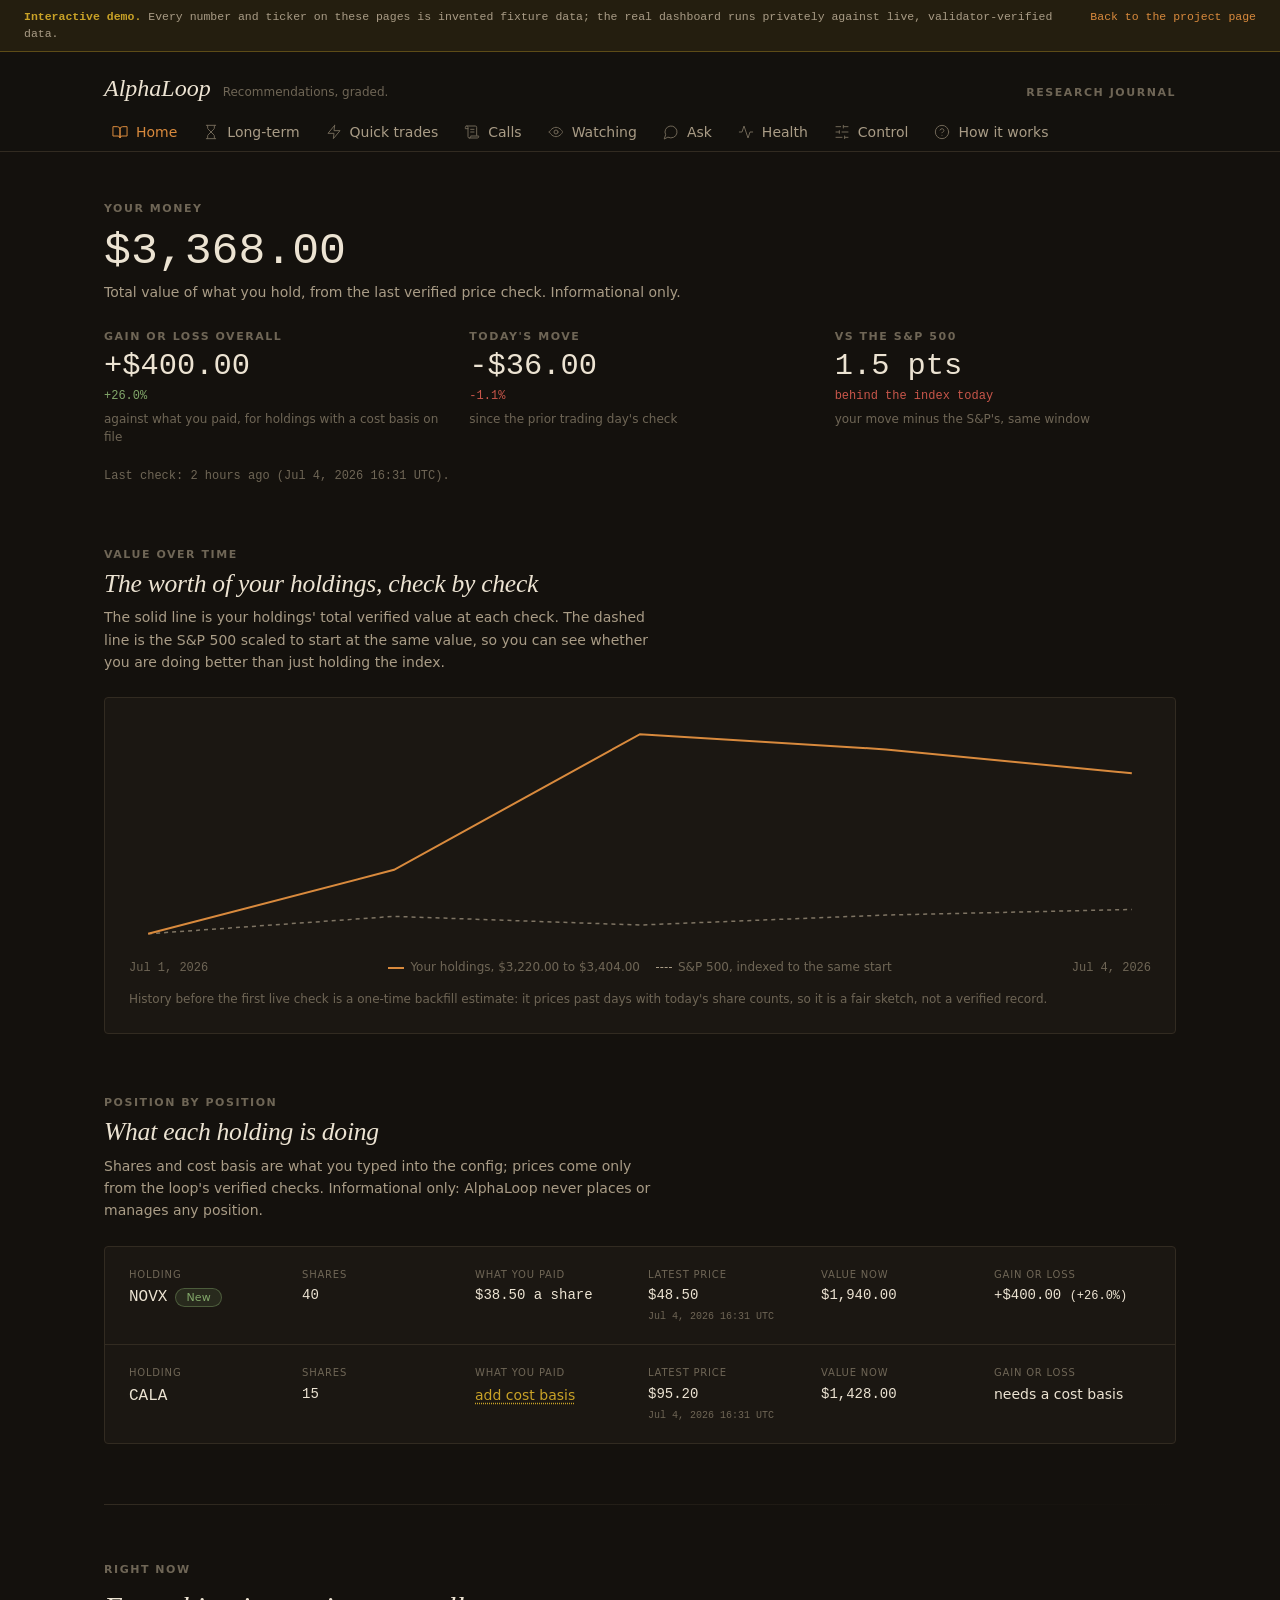
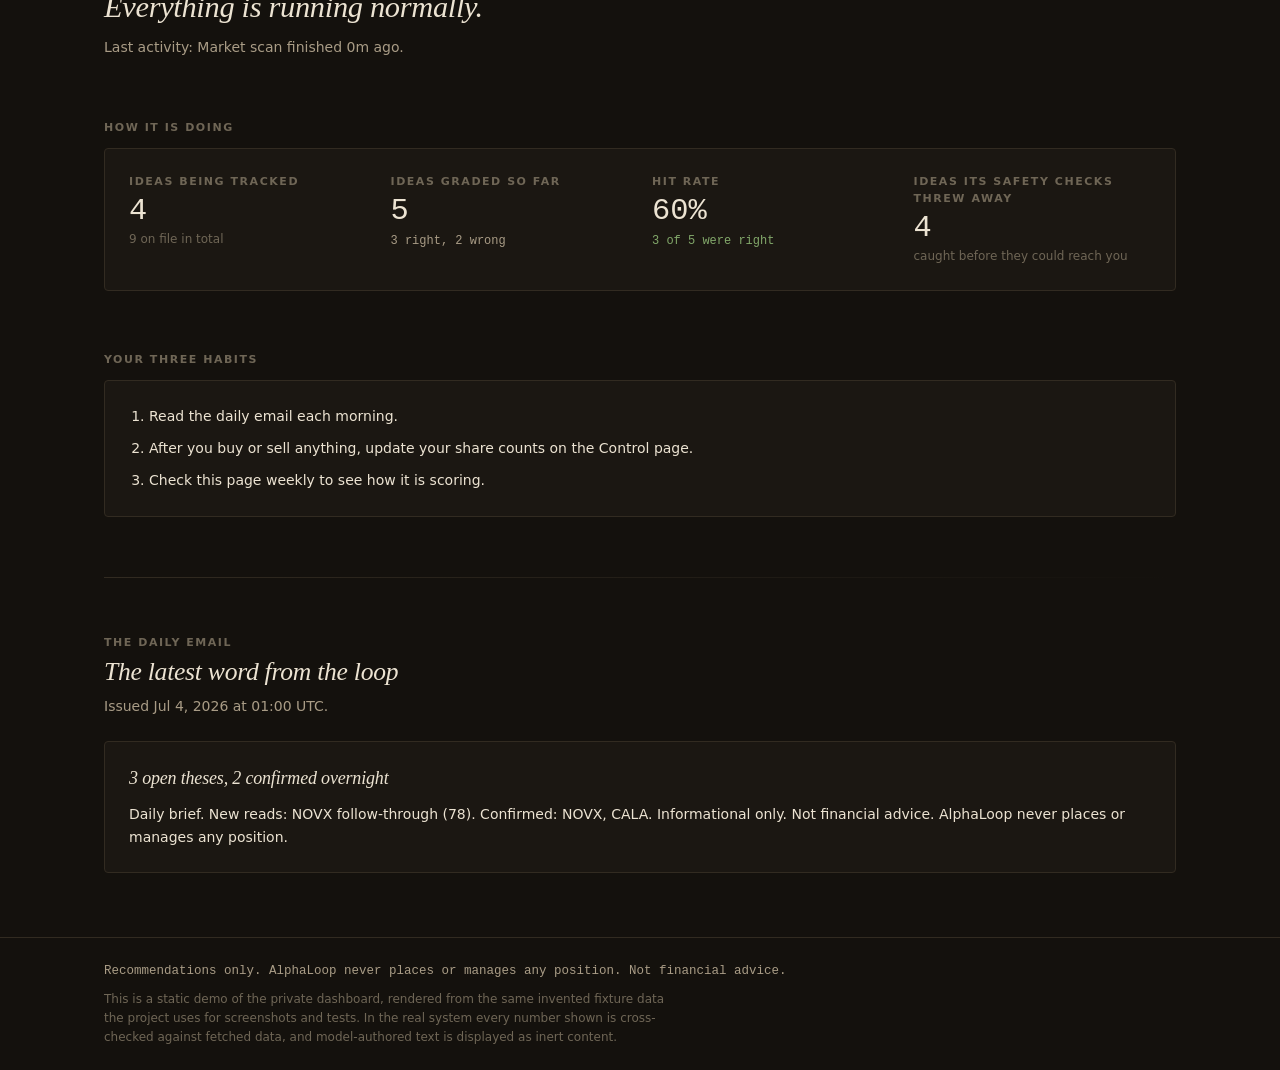
<file: demo/index.html>
<!doctype html>
<html lang="en">
<head>
<meta charset="utf-8">
<meta name="viewport" content="width=device-width, initial-scale=1">
<title>AlphaLoop demo: Home</title>
<meta name="description" content="Static interactive demo of the private AlphaLoop dashboard's money home. Every number and ticker is invented fixture data.">
<link rel="icon" href="data:image/svg+xml,%3Csvg xmlns='http://www.w3.org/2000/svg' viewBox='0 0 32 32'%3E%3Crect width='32' height='32' rx='7' fill='%23131110'/%3E%3Ctext x='16' y='23' font-family='Georgia,serif' font-style='italic' font-size='20' fill='%23d4a256' text-anchor='middle'%3EA%3C/text%3E%3C/svg%3E">
<link rel="stylesheet" href="demo.css">
</head>
<body>

<div class="demo-banner" role="note">
  <span><strong>Interactive demo.</strong> Every number and ticker on these pages is invented fixture data; the real dashboard runs privately against live, validator-verified data.</span>
  <a href="../index.html">Back to the project page</a>
</div>

<header class="masthead">
  <div class="masthead-inner">
    <div class="masthead-row">
      <a class="wordmark" href="index.html">
        <span class="name">AlphaLoop</span>
        <span class="tag">Recommendations, graded.</span>
      </a>
      <span class="eyebrow">Research journal</span>
    </div>
    <nav class="nav" aria-label="Primary">
      <a class="nav-item active" href="index.html" aria-current="page">
        <svg viewBox="0 0 24 24" fill="none" stroke="currentColor" stroke-width="1.5" stroke-linecap="round" stroke-linejoin="round" aria-hidden="true"><path d="M2 4h6a4 4 0 0 1 4 4v13a3 3 0 0 0-3-3H2z"/><path d="M22 4h-6a4 4 0 0 0-4 4v13a3 3 0 0 1 3-3h7z"/></svg>
        <span>Home</span>
      </a>
      <span class="nav-item" title="Not part of this demo">
        <svg viewBox="0 0 24 24" fill="none" stroke="currentColor" stroke-width="1.5" stroke-linecap="round" stroke-linejoin="round" aria-hidden="true"><path d="M5 22h14"/><path d="M5 2h14"/><path d="M17 22v-4.2a2 2 0 0 0-.6-1.4L12 12l-4.4 4.4a2 2 0 0 0-.6 1.4V22"/><path d="M7 2v4.2a2 2 0 0 0 .6 1.4L12 12l4.4-4.4a2 2 0 0 0 .6-1.4V2"/></svg>
        <span>Long-term</span>
      </span>
      <span class="nav-item" title="Not part of this demo">
        <svg viewBox="0 0 24 24" fill="none" stroke="currentColor" stroke-width="1.5" stroke-linecap="round" stroke-linejoin="round" aria-hidden="true"><polygon points="13 2 3 14 12 14 11 22 21 10 12 10 13 2"/></svg>
        <span>Quick trades</span>
      </span>
      <a class="nav-item" href="calls.html">
        <svg viewBox="0 0 24 24" fill="none" stroke="currentColor" stroke-width="1.5" stroke-linecap="round" stroke-linejoin="round" aria-hidden="true"><path d="M15 12h-5"/><path d="M15 8h-5"/><path d="M19 17V5a2 2 0 0 0-2-2H4"/><path d="M8 21h12a2 2 0 0 0 2-2v-1H10v1a2 2 0 1 1-4 0V5a2 2 0 1 0-4 0v2h4"/></svg>
        <span>Calls</span>
      </a>
      <a class="nav-item" href="watching.html">
        <svg viewBox="0 0 24 24" fill="none" stroke="currentColor" stroke-width="1.5" stroke-linecap="round" stroke-linejoin="round" aria-hidden="true"><path d="M2 12s3.5-7 10-7 10 7 10 7-3.5 7-10 7-10-7-10-7Z"/><circle cx="12" cy="12" r="3"/></svg>
        <span>Watching</span>
      </a>
      <a class="nav-item" href="ask.html">
        <svg viewBox="0 0 24 24" fill="none" stroke="currentColor" stroke-width="1.5" stroke-linecap="round" stroke-linejoin="round" aria-hidden="true"><path d="M7.9 20A9 9 0 1 0 4 16.1L2 22Z"/></svg>
        <span>Ask</span>
      </a>
      <span class="nav-item" title="Not part of this demo">
        <svg viewBox="0 0 24 24" fill="none" stroke="currentColor" stroke-width="1.5" stroke-linecap="round" stroke-linejoin="round" aria-hidden="true"><polyline points="22 12 18 12 15 21 9 3 6 12 2 12"/></svg>
        <span>Health</span>
      </span>
      <span class="nav-item" title="Not part of this demo">
        <svg viewBox="0 0 24 24" fill="none" stroke="currentColor" stroke-width="1.5" stroke-linecap="round" stroke-linejoin="round" aria-hidden="true"><line x1="21" y1="4" x2="14" y2="4"/><line x1="10" y1="4" x2="3" y2="4"/><line x1="21" y1="12" x2="12" y2="12"/><line x1="8" y1="12" x2="3" y2="12"/><line x1="21" y1="20" x2="16" y2="20"/><line x1="12" y1="20" x2="3" y2="20"/><line x1="14" y1="2" x2="14" y2="6"/><line x1="8" y1="10" x2="8" y2="14"/><line x1="16" y1="18" x2="16" y2="22"/></svg>
        <span>Control</span>
      </span>
      <span class="nav-item" title="Not part of this demo">
        <svg viewBox="0 0 24 24" fill="none" stroke="currentColor" stroke-width="1.5" stroke-linecap="round" stroke-linejoin="round" aria-hidden="true"><circle cx="12" cy="12" r="10"/><path d="M9.1 9a3 3 0 0 1 5.8 1c0 2-3 3-3 3"/><path d="M12 17h.01"/></svg>
        <span>How it works</span>
      </span>
    </nav>
  </div>
</header>

<main>

  <!-- Your money: the five-second answer, first. -->
  <section class="reveal">
    <div class="eyebrow" style="margin-bottom:12px;">Your money</div>
    <div class="money-total">$3,368.00</div>
    <p class="money-sub">Total value of what you hold, from the last verified price check. Informational only.</p>
    <div class="money-grid">
      <div>
        <div class="eyebrow">Gain or loss overall</div>
        <div class="tile-value good">+$400.00</div>
        <div class="tile-delta good">+26.0%</div>
        <div class="tile-hint">against what you paid, for holdings with a cost basis on file</div>
      </div>
      <div>
        <div class="eyebrow">Today's move</div>
        <div class="tile-value bad">-$36.00</div>
        <div class="tile-delta bad">-1.1%</div>
        <div class="tile-hint">since the prior trading day's check</div>
      </div>
      <div>
        <div class="eyebrow">Vs the S&amp;P 500</div>
        <div class="tile-value bad">1.5 pts</div>
        <div class="tile-delta bad">behind the index today</div>
        <div class="tile-hint">your move minus the S&amp;P's, same window</div>
      </div>
    </div>
    <p class="lastcheck">Last check: 2 hours ago (Jul 4, 2026 16:31 UTC).</p>
  </section>

  <!-- Value over time: the equity curve. -->
  <section class="reveal">
    <div class="sec-head">
      <div class="eyebrow">Value over time</div>
      <h2 class="display">The worth of your holdings, check by check</h2>
      <p class="sub">The solid line is your holdings' total verified value at each check. The dashed line is the S&amp;P 500 scaled to start at the same value, so you can see whether you are doing better than just holding the index.</p>
    </div>
    <div class="card">
      <svg class="curve-svg" role="img" aria-label="Portfolio total value per check, with the S&amp;P 500 indexed to the same starting value" viewBox="0 0 640 220" preserveAspectRatio="none">
        <!-- S&P 500 indexed to the Jul 1 start ($3,220.00 at close 560.00):
             closes 560.00, 562.80, 561.40, 563.00, 563.90 -->
        <polyline points="12.0,208.0 166.0,190.9 320.0,199.4 474.0,189.6 628.0,184.1"
          fill="none" stroke="var(--muted)" stroke-width="1.5" stroke-dasharray="4 4" opacity="0.7" vector-effect="non-scaling-stroke"/>
        <!-- Holdings totals per batch: 3220.00, 3279.00, 3404.00, 3390.00, 3368.00 -->
        <polyline points="12.0,208.0 166.0,145.2 320.0,12.0 474.0,26.9 628.0,50.3"
          fill="none" stroke="var(--accent)" stroke-width="2" vector-effect="non-scaling-stroke"/>
      </svg>
      <div class="curve-legend">
        <span class="tnum">Jul 1, 2026</span>
        <span class="keys">
          <span><span class="swatch" aria-hidden="true"></span>Your holdings, $3,220.00 to $3,404.00</span>
          <span><span class="swatch dashed" aria-hidden="true"></span>S&amp;P 500, indexed to the same start</span>
        </span>
        <span class="tnum">Jul 4, 2026</span>
      </div>
      <p class="backfill-note">History before the first live check is a one-time backfill estimate: it prices past days with today's share counts, so it is a fair sketch, not a verified record.</p>
    </div>
  </section>

  <!-- Position by position. -->
  <section class="reveal">
    <div class="sec-head">
      <div class="eyebrow">Position by position</div>
      <h2 class="display">What each holding is doing</h2>
      <p class="sub">Shares and cost basis are what you typed into the config; prices come only from the loop's verified checks. Informational only: AlphaLoop never places or manages any position.</p>
    </div>
    <div class="card flush">
      <article class="pos-row">
        <div>
          <div class="pos-label">Holding</div>
          <div class="pos-main">
            <span class="tnum" style="font-size:1rem;">NOVX</span>
            <span class="badge good">New</span>
          </div>
        </div>
        <div>
          <div class="pos-label">Shares</div>
          <div class="pos-val tnum">40</div>
        </div>
        <div>
          <div class="pos-label">What you paid</div>
          <div class="pos-val tnum">$38.50 a share</div>
        </div>
        <div>
          <div class="pos-label">Latest price</div>
          <div class="pos-val tnum">$48.50</div>
          <div class="pos-stamp tnum">Jul 4, 2026 16:31 UTC</div>
        </div>
        <div>
          <div class="pos-label">Value now</div>
          <div class="pos-val tnum">$1,940.00</div>
        </div>
        <div>
          <div class="pos-label">Gain or loss</div>
          <div class="pos-val tnum good">+$400.00 <span style="font-size:12px;">(+26.0%)</span></div>
        </div>
      </article>
      <article class="pos-row">
        <div>
          <div class="pos-label">Holding</div>
          <div class="pos-main">
            <span class="tnum" style="font-size:1rem;">CALA</span>
          </div>
        </div>
        <div>
          <div class="pos-label">Shares</div>
          <div class="pos-val tnum">15</div>
        </div>
        <div>
          <div class="pos-label">What you paid</div>
          <span class="nudge" title="In the private dashboard this links to the Control page">add cost basis</span>
        </div>
        <div>
          <div class="pos-label">Latest price</div>
          <div class="pos-val tnum">$95.20</div>
          <div class="pos-stamp tnum">Jul 4, 2026 16:31 UTC</div>
        </div>
        <div>
          <div class="pos-label">Value now</div>
          <div class="pos-val tnum">$1,428.00</div>
        </div>
        <div>
          <div class="pos-label">Gain or loss</div>
          <div class="pos-val faint-t">needs a cost basis</div>
        </div>
      </article>
    </div>
  </section>

  <hr class="rule">

  <!-- Status hero: is it working? -->
  <section class="reveal">
    <div class="eyebrow" style="margin-bottom:12px;">Right now</div>
    <h2 class="display" style="font-size:1.9rem; line-height:1.15;">Everything is running normally.</h2>
    <p style="margin-top:12px; font-size:14px; color:var(--muted);">Last activity: Market scan finished 0m ago.</p>
  </section>

  <!-- How it is doing -->
  <section class="reveal">
    <div class="eyebrow" style="margin-bottom:12px;">How it is doing</div>
    <div class="card flush">
      <div class="stat-strip">
        <div>
          <div class="eyebrow">Ideas being tracked</div>
          <div class="tile-value">4</div>
          <div class="tile-hint">9 on file in total</div>
        </div>
        <div>
          <div class="eyebrow">Ideas graded so far</div>
          <div class="tile-value">5</div>
          <div class="tile-delta muted-t">3 right, 2 wrong</div>
        </div>
        <div>
          <div class="eyebrow">Hit rate</div>
          <div class="tile-value">60%</div>
          <div class="tile-delta good">3 of 5 were right</div>
        </div>
        <div>
          <div class="eyebrow">Ideas its safety checks threw away</div>
          <div class="tile-value">4</div>
          <div class="tile-hint">caught before they could reach you</div>
        </div>
      </div>
    </div>
  </section>

  <!-- Your three habits -->
  <section class="reveal">
    <div class="eyebrow" style="margin-bottom:12px;">Your three habits</div>
    <div class="card">
      <ol class="habits">
        <li>Read the daily email each morning.</li>
        <li>After you buy or sell anything, update your share counts on the Control page.</li>
        <li>Check this page weekly to see how it is scoring.</li>
      </ol>
    </div>
  </section>

  <hr class="rule">

  <!-- Today's daily email -->
  <section class="reveal">
    <div class="sec-head">
      <div class="eyebrow">The daily email</div>
      <h2 class="display">The latest word from the loop</h2>
      <p class="sub">Issued Jul 4, 2026 at 01:00 UTC.</p>
    </div>
    <div class="card">
      <p class="display" style="font-size:1.125rem; line-height:1.4; color:var(--ink);">3 open theses, 2 confirmed overnight</p>
      <p style="margin-top:12px; font-size:14px; line-height:1.6; color:var(--ink); white-space:pre-wrap;">Daily brief. New reads: NOVX follow-through (78). Confirmed: NOVX, CALA. Informational only. Not financial advice. AlphaLoop never places or manages any position.</p>
    </div>
  </section>

</main>

<footer class="site-footer">
  <div class="inner">
    <p class="compliance">Recommendations only. AlphaLoop never places or manages any position. Not financial advice.</p>
    <p class="note">This is a static demo of the private dashboard, rendered from the same invented fixture data the project uses for screenshots and tests. In the real system every number shown is cross-checked against fetched data, and model-authored text is displayed as inert content.</p>
  </div>
</footer>

</body>
</html>
</file>
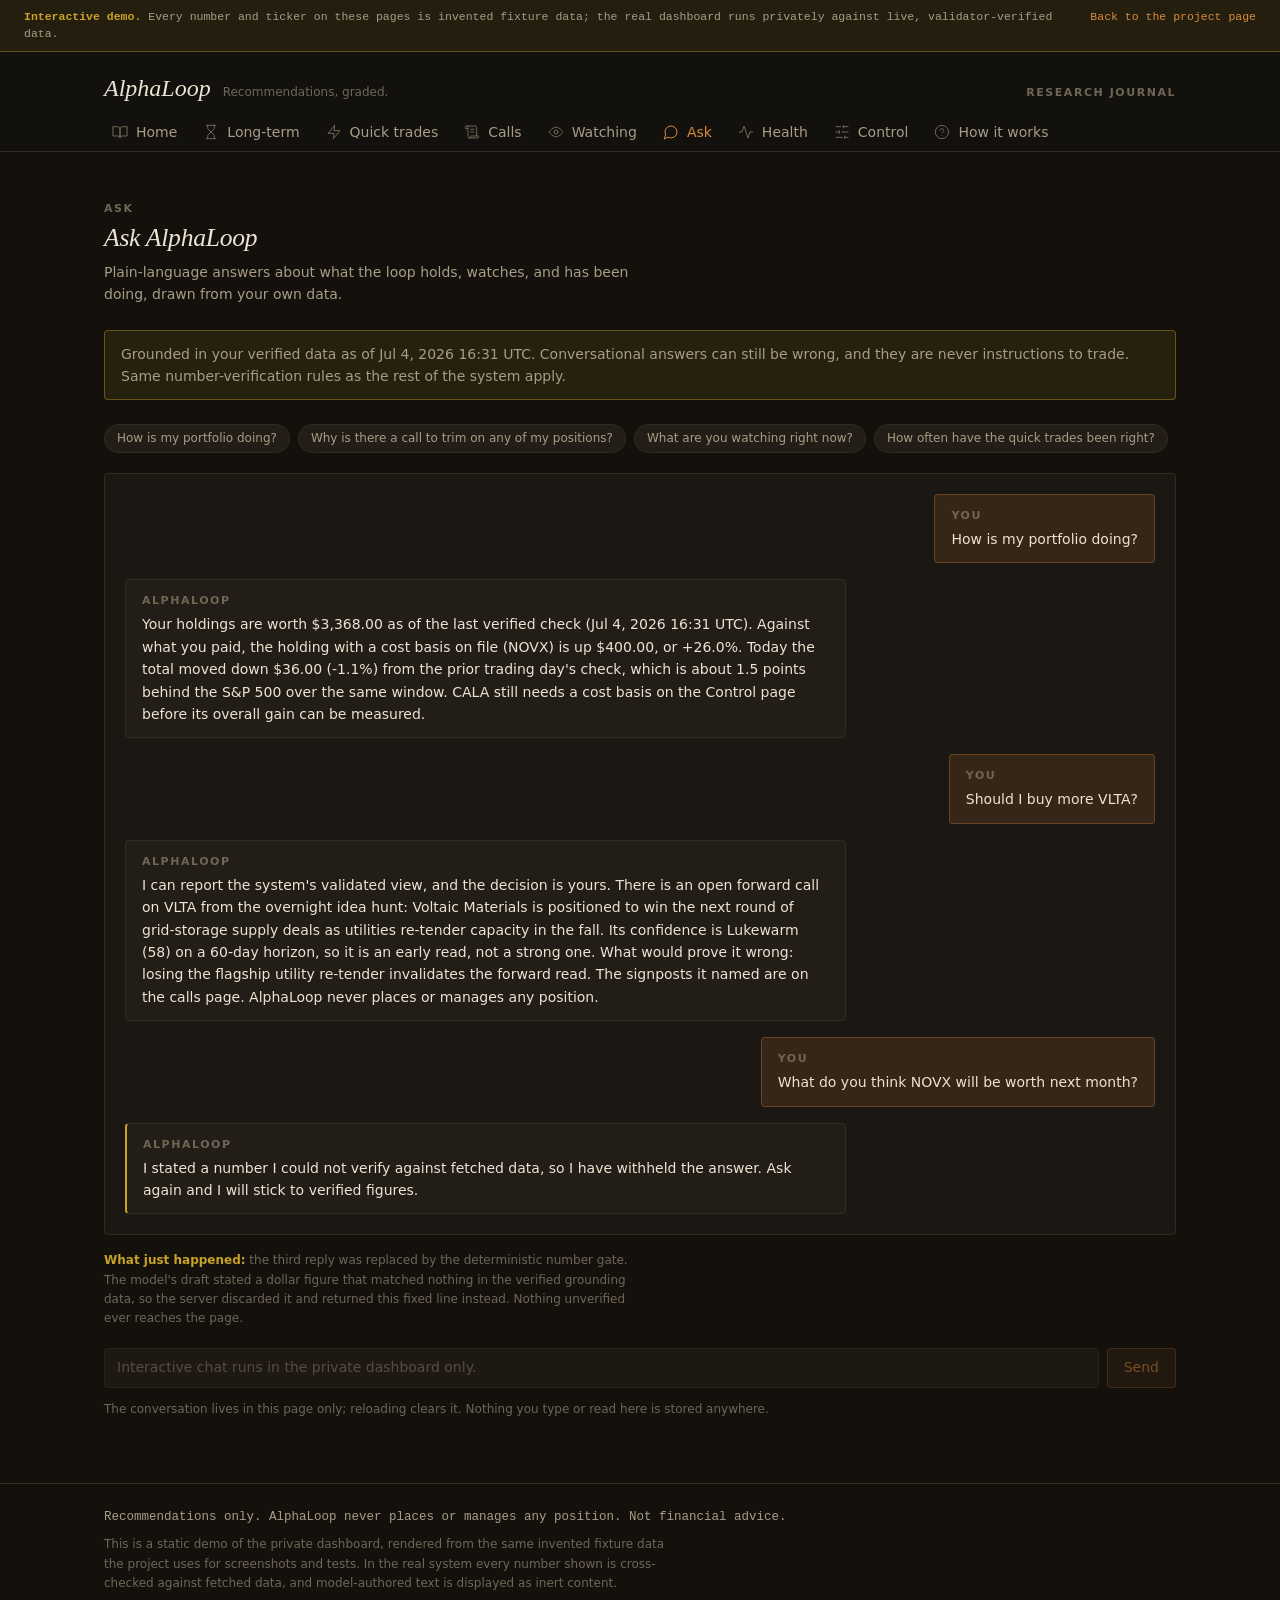
<file: demo/ask.html>
<!doctype html>
<html lang="en">
<head>
<meta charset="utf-8">
<meta name="viewport" content="width=device-width, initial-scale=1">
<title>AlphaLoop demo: Ask</title>
<meta name="description" content="Static interactive demo of the private AlphaLoop dashboard's grounded chat, including a reply withheld by the deterministic number gate. Every number and ticker is invented fixture data.">
<link rel="icon" href="data:image/svg+xml,%3Csvg xmlns='http://www.w3.org/2000/svg' viewBox='0 0 32 32'%3E%3Crect width='32' height='32' rx='7' fill='%23131110'/%3E%3Ctext x='16' y='23' font-family='Georgia,serif' font-style='italic' font-size='20' fill='%23d4a256' text-anchor='middle'%3EA%3C/text%3E%3C/svg%3E">
<link rel="stylesheet" href="demo.css">
</head>
<body>

<div class="demo-banner" role="note">
  <span><strong>Interactive demo.</strong> Every number and ticker on these pages is invented fixture data; the real dashboard runs privately against live, validator-verified data.</span>
  <a href="../index.html">Back to the project page</a>
</div>

<header class="masthead">
  <div class="masthead-inner">
    <div class="masthead-row">
      <a class="wordmark" href="index.html">
        <span class="name">AlphaLoop</span>
        <span class="tag">Recommendations, graded.</span>
      </a>
      <span class="eyebrow">Research journal</span>
    </div>
    <nav class="nav" aria-label="Primary">
      <a class="nav-item" href="index.html">
        <svg viewBox="0 0 24 24" fill="none" stroke="currentColor" stroke-width="1.5" stroke-linecap="round" stroke-linejoin="round" aria-hidden="true"><path d="M2 4h6a4 4 0 0 1 4 4v13a3 3 0 0 0-3-3H2z"/><path d="M22 4h-6a4 4 0 0 0-4 4v13a3 3 0 0 1 3-3h7z"/></svg>
        <span>Home</span>
      </a>
      <span class="nav-item" title="Not part of this demo">
        <svg viewBox="0 0 24 24" fill="none" stroke="currentColor" stroke-width="1.5" stroke-linecap="round" stroke-linejoin="round" aria-hidden="true"><path d="M5 22h14"/><path d="M5 2h14"/><path d="M17 22v-4.2a2 2 0 0 0-.6-1.4L12 12l-4.4 4.4a2 2 0 0 0-.6 1.4V22"/><path d="M7 2v4.2a2 2 0 0 0 .6 1.4L12 12l4.4-4.4a2 2 0 0 0 .6-1.4V2"/></svg>
        <span>Long-term</span>
      </span>
      <span class="nav-item" title="Not part of this demo">
        <svg viewBox="0 0 24 24" fill="none" stroke="currentColor" stroke-width="1.5" stroke-linecap="round" stroke-linejoin="round" aria-hidden="true"><polygon points="13 2 3 14 12 14 11 22 21 10 12 10 13 2"/></svg>
        <span>Quick trades</span>
      </span>
      <a class="nav-item" href="calls.html">
        <svg viewBox="0 0 24 24" fill="none" stroke="currentColor" stroke-width="1.5" stroke-linecap="round" stroke-linejoin="round" aria-hidden="true"><path d="M15 12h-5"/><path d="M15 8h-5"/><path d="M19 17V5a2 2 0 0 0-2-2H4"/><path d="M8 21h12a2 2 0 0 0 2-2v-1H10v1a2 2 0 1 1-4 0V5a2 2 0 1 0-4 0v2h4"/></svg>
        <span>Calls</span>
      </a>
      <a class="nav-item" href="watching.html">
        <svg viewBox="0 0 24 24" fill="none" stroke="currentColor" stroke-width="1.5" stroke-linecap="round" stroke-linejoin="round" aria-hidden="true"><path d="M2 12s3.5-7 10-7 10 7 10 7-3.5 7-10 7-10-7-10-7Z"/><circle cx="12" cy="12" r="3"/></svg>
        <span>Watching</span>
      </a>
      <a class="nav-item active" href="ask.html" aria-current="page">
        <svg viewBox="0 0 24 24" fill="none" stroke="currentColor" stroke-width="1.5" stroke-linecap="round" stroke-linejoin="round" aria-hidden="true"><path d="M7.9 20A9 9 0 1 0 4 16.1L2 22Z"/></svg>
        <span>Ask</span>
      </a>
      <span class="nav-item" title="Not part of this demo">
        <svg viewBox="0 0 24 24" fill="none" stroke="currentColor" stroke-width="1.5" stroke-linecap="round" stroke-linejoin="round" aria-hidden="true"><polyline points="22 12 18 12 15 21 9 3 6 12 2 12"/></svg>
        <span>Health</span>
      </span>
      <span class="nav-item" title="Not part of this demo">
        <svg viewBox="0 0 24 24" fill="none" stroke="currentColor" stroke-width="1.5" stroke-linecap="round" stroke-linejoin="round" aria-hidden="true"><line x1="21" y1="4" x2="14" y2="4"/><line x1="10" y1="4" x2="3" y2="4"/><line x1="21" y1="12" x2="12" y2="12"/><line x1="8" y1="12" x2="3" y2="12"/><line x1="21" y1="20" x2="16" y2="20"/><line x1="12" y1="20" x2="3" y2="20"/><line x1="14" y1="2" x2="14" y2="6"/><line x1="8" y1="10" x2="8" y2="14"/><line x1="16" y1="18" x2="16" y2="22"/></svg>
        <span>Control</span>
      </span>
      <span class="nav-item" title="Not part of this demo">
        <svg viewBox="0 0 24 24" fill="none" stroke="currentColor" stroke-width="1.5" stroke-linecap="round" stroke-linejoin="round" aria-hidden="true"><circle cx="12" cy="12" r="10"/><path d="M9.1 9a3 3 0 0 1 5.8 1c0 2-3 3-3 3"/><path d="M12 17h.01"/></svg>
        <span>How it works</span>
      </span>
    </nav>
  </div>
</header>

<main>

  <section class="reveal">
    <div class="sec-head">
      <div class="eyebrow">Ask</div>
      <h2 class="display">Ask AlphaLoop</h2>
      <p class="sub">Plain-language answers about what the loop holds, watches, and has been doing, drawn from your own data.</p>
    </div>

    <div class="ask-note" role="note">Grounded in your verified data as of Jul 4, 2026 16:31 UTC. Conversational answers can still be wrong, and they are never instructions to trade. Same number-verification rules as the rest of the system apply.</div>

    <div class="chips" aria-label="Suggested questions">
      <span class="chip">How is my portfolio doing?</span>
      <span class="chip">Why is there a call to trim on any of my positions?</span>
      <span class="chip">What are you watching right now?</span>
      <span class="chip">How often have the quick trades been right?</span>
    </div>

    <div class="convo" aria-label="Conversation">
      <div class="msg user">
        <div class="who eyebrow">You</div>
        <p>How is my portfolio doing?</p>
      </div>
      <div class="msg assistant">
        <div class="who eyebrow">AlphaLoop</div>
        <p>Your holdings are worth $3,368.00 as of the last verified check (Jul 4, 2026 16:31 UTC). Against what you paid, the holding with a cost basis on file (NOVX) is up $400.00, or +26.0%. Today the total moved down $36.00 (-1.1%) from the prior trading day's check, which is about 1.5 points behind the S&amp;P 500 over the same window. CALA still needs a cost basis on the Control page before its overall gain can be measured.</p>
      </div>

      <div class="msg user">
        <div class="who eyebrow">You</div>
        <p>Should I buy more VLTA?</p>
      </div>
      <div class="msg assistant">
        <div class="who eyebrow">AlphaLoop</div>
        <p>I can report the system's validated view, and the decision is yours. There is an open forward call on VLTA from the overnight idea hunt: Voltaic Materials is positioned to win the next round of grid-storage supply deals as utilities re-tender capacity in the fall. Its confidence is Lukewarm (58) on a 60-day horizon, so it is an early read, not a strong one. What would prove it wrong: losing the flagship utility re-tender invalidates the forward read. The signposts it named are on the calls page. AlphaLoop never places or manages any position.</p>
      </div>

      <div class="msg user">
        <div class="who eyebrow">You</div>
        <p>What do you think NOVX will be worth next month?</p>
      </div>
      <div class="msg assistant withheld">
        <div class="who eyebrow">AlphaLoop</div>
        <p>I stated a number I could not verify against fetched data, so I have withheld the answer. Ask again and I will stick to verified figures.</p>
      </div>
    </div>

    <p class="gate-note"><strong>What just happened:</strong> the third reply was replaced by the deterministic number gate. The model's draft stated a dollar figure that matched nothing in the verified grounding data, so the server discarded it and returned this fixed line instead. Nothing unverified ever reaches the page.</p>

    <div class="chat-row">
      <input type="text" aria-label="Ask AlphaLoop a question" placeholder="Interactive chat runs in the private dashboard only." disabled>
      <button type="button" class="send" disabled>Send</button>
    </div>
    <p class="chat-foot">The conversation lives in this page only; reloading clears it. Nothing you type or read here is stored anywhere.</p>
  </section>

</main>

<footer class="site-footer">
  <div class="inner">
    <p class="compliance">Recommendations only. AlphaLoop never places or manages any position. Not financial advice.</p>
    <p class="note">This is a static demo of the private dashboard, rendered from the same invented fixture data the project uses for screenshots and tests. In the real system every number shown is cross-checked against fetched data, and model-authored text is displayed as inert content.</p>
  </div>
</footer>

</body>
</html>
</file>
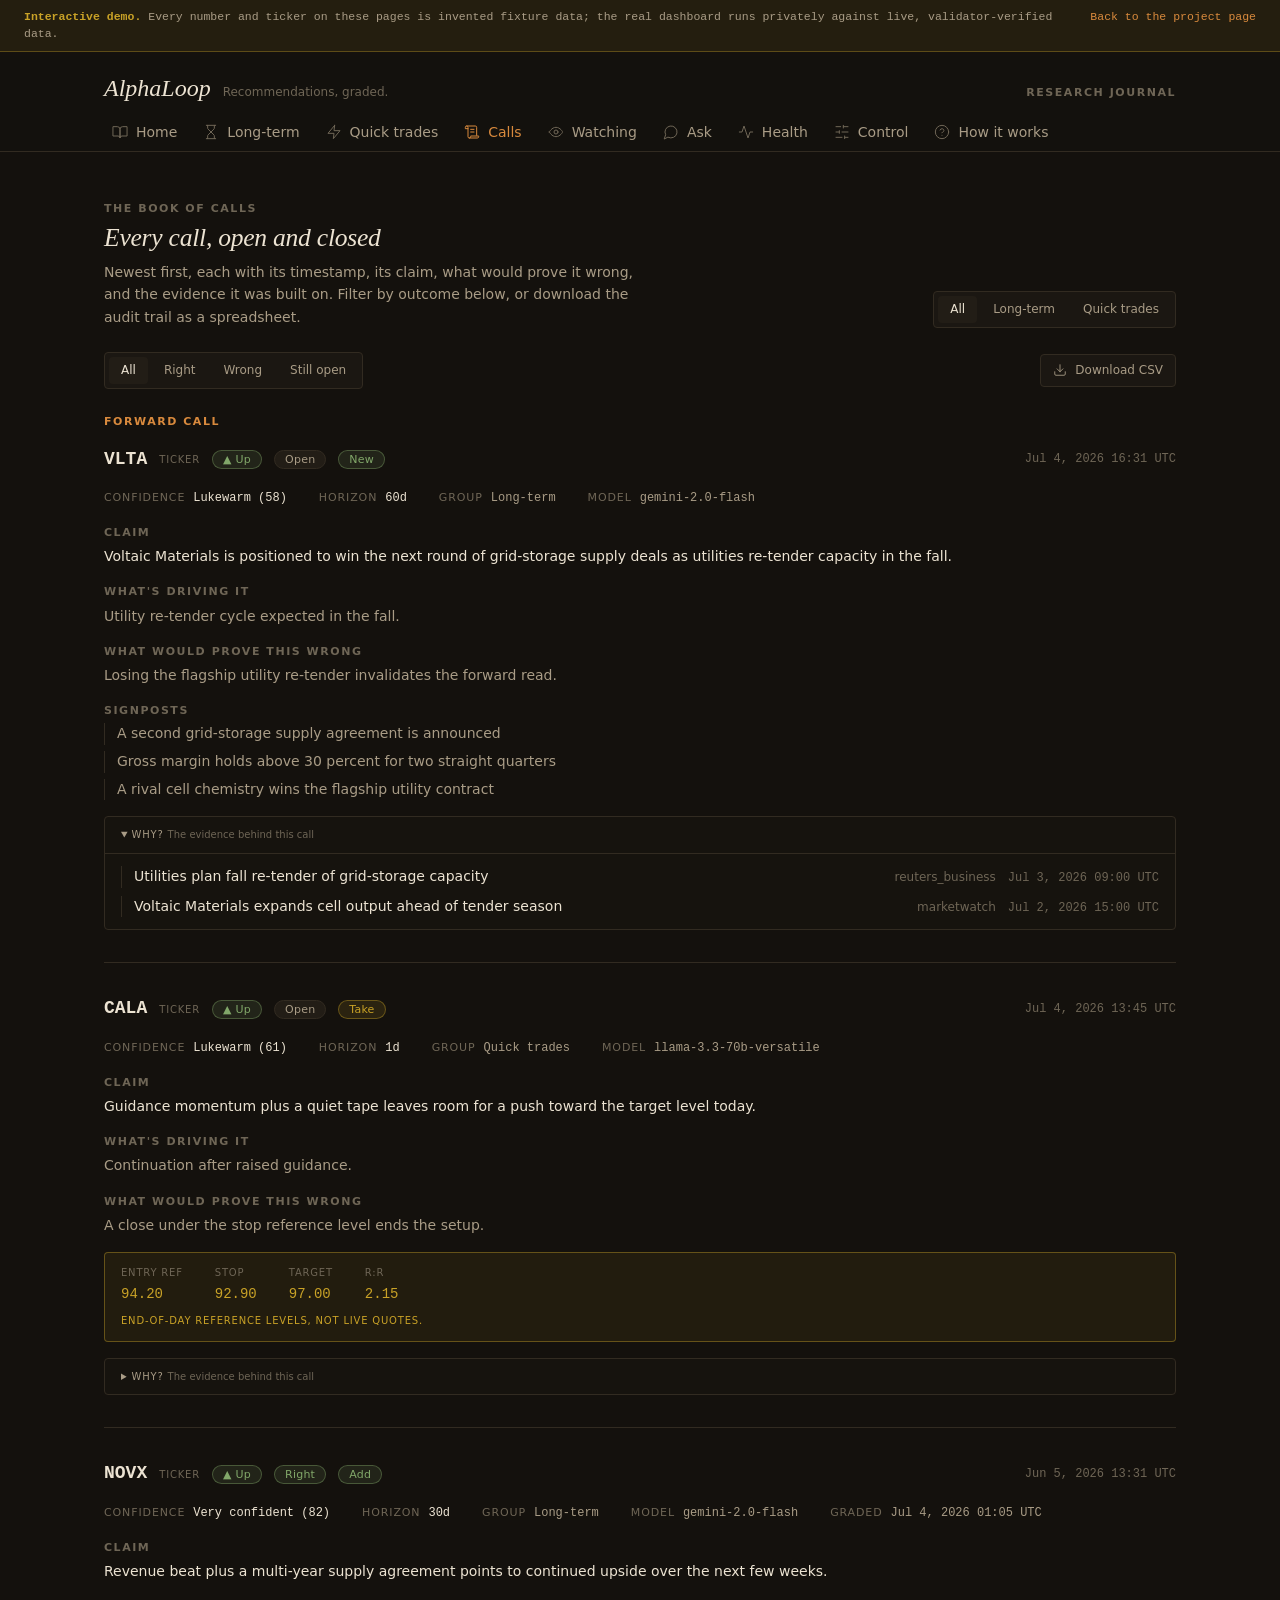
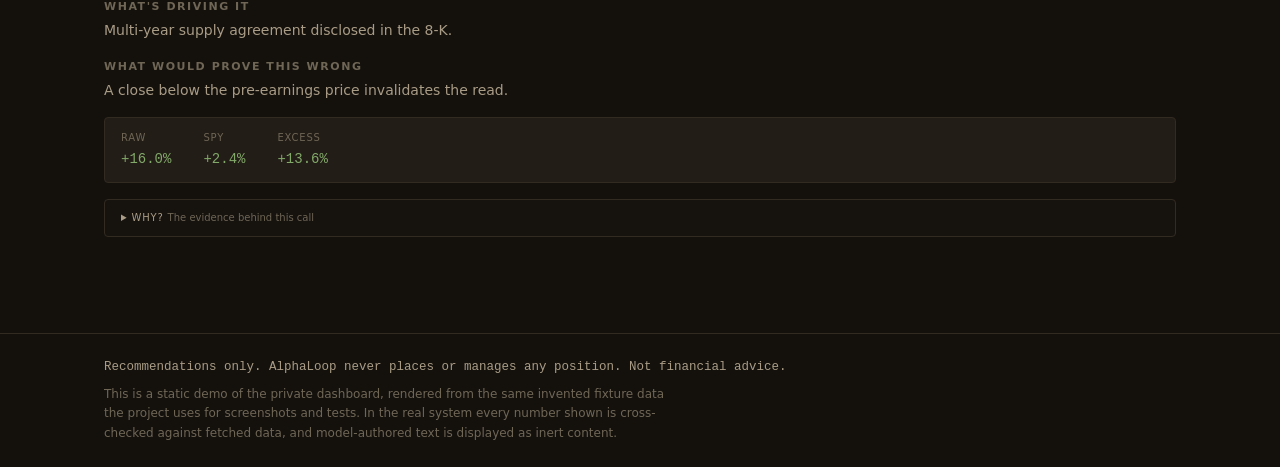
<file: demo/calls.html>
<!doctype html>
<html lang="en">
<head>
<meta charset="utf-8">
<meta name="viewport" content="width=device-width, initial-scale=1">
<title>AlphaLoop demo: Calls</title>
<meta name="description" content="Static interactive demo of the private AlphaLoop dashboard's book of calls. Every number and ticker is invented fixture data.">
<link rel="icon" href="data:image/svg+xml,%3Csvg xmlns='http://www.w3.org/2000/svg' viewBox='0 0 32 32'%3E%3Crect width='32' height='32' rx='7' fill='%23131110'/%3E%3Ctext x='16' y='23' font-family='Georgia,serif' font-style='italic' font-size='20' fill='%23d4a256' text-anchor='middle'%3EA%3C/text%3E%3C/svg%3E">
<link rel="stylesheet" href="demo.css">
</head>
<body>

<div class="demo-banner" role="note">
  <span><strong>Interactive demo.</strong> Every number and ticker on these pages is invented fixture data; the real dashboard runs privately against live, validator-verified data.</span>
  <a href="../index.html">Back to the project page</a>
</div>

<header class="masthead">
  <div class="masthead-inner">
    <div class="masthead-row">
      <a class="wordmark" href="index.html">
        <span class="name">AlphaLoop</span>
        <span class="tag">Recommendations, graded.</span>
      </a>
      <span class="eyebrow">Research journal</span>
    </div>
    <nav class="nav" aria-label="Primary">
      <a class="nav-item" href="index.html">
        <svg viewBox="0 0 24 24" fill="none" stroke="currentColor" stroke-width="1.5" stroke-linecap="round" stroke-linejoin="round" aria-hidden="true"><path d="M2 4h6a4 4 0 0 1 4 4v13a3 3 0 0 0-3-3H2z"/><path d="M22 4h-6a4 4 0 0 0-4 4v13a3 3 0 0 1 3-3h7z"/></svg>
        <span>Home</span>
      </a>
      <span class="nav-item" title="Not part of this demo">
        <svg viewBox="0 0 24 24" fill="none" stroke="currentColor" stroke-width="1.5" stroke-linecap="round" stroke-linejoin="round" aria-hidden="true"><path d="M5 22h14"/><path d="M5 2h14"/><path d="M17 22v-4.2a2 2 0 0 0-.6-1.4L12 12l-4.4 4.4a2 2 0 0 0-.6 1.4V22"/><path d="M7 2v4.2a2 2 0 0 0 .6 1.4L12 12l4.4-4.4a2 2 0 0 0 .6-1.4V2"/></svg>
        <span>Long-term</span>
      </span>
      <span class="nav-item" title="Not part of this demo">
        <svg viewBox="0 0 24 24" fill="none" stroke="currentColor" stroke-width="1.5" stroke-linecap="round" stroke-linejoin="round" aria-hidden="true"><polygon points="13 2 3 14 12 14 11 22 21 10 12 10 13 2"/></svg>
        <span>Quick trades</span>
      </span>
      <a class="nav-item active" href="calls.html" aria-current="page">
        <svg viewBox="0 0 24 24" fill="none" stroke="currentColor" stroke-width="1.5" stroke-linecap="round" stroke-linejoin="round" aria-hidden="true"><path d="M15 12h-5"/><path d="M15 8h-5"/><path d="M19 17V5a2 2 0 0 0-2-2H4"/><path d="M8 21h12a2 2 0 0 0 2-2v-1H10v1a2 2 0 1 1-4 0V5a2 2 0 1 0-4 0v2h4"/></svg>
        <span>Calls</span>
      </a>
      <a class="nav-item" href="watching.html">
        <svg viewBox="0 0 24 24" fill="none" stroke="currentColor" stroke-width="1.5" stroke-linecap="round" stroke-linejoin="round" aria-hidden="true"><path d="M2 12s3.5-7 10-7 10 7 10 7-3.5 7-10 7-10-7-10-7Z"/><circle cx="12" cy="12" r="3"/></svg>
        <span>Watching</span>
      </a>
      <a class="nav-item" href="ask.html">
        <svg viewBox="0 0 24 24" fill="none" stroke="currentColor" stroke-width="1.5" stroke-linecap="round" stroke-linejoin="round" aria-hidden="true"><path d="M7.9 20A9 9 0 1 0 4 16.1L2 22Z"/></svg>
        <span>Ask</span>
      </a>
      <span class="nav-item" title="Not part of this demo">
        <svg viewBox="0 0 24 24" fill="none" stroke="currentColor" stroke-width="1.5" stroke-linecap="round" stroke-linejoin="round" aria-hidden="true"><polyline points="22 12 18 12 15 21 9 3 6 12 2 12"/></svg>
        <span>Health</span>
      </span>
      <span class="nav-item" title="Not part of this demo">
        <svg viewBox="0 0 24 24" fill="none" stroke="currentColor" stroke-width="1.5" stroke-linecap="round" stroke-linejoin="round" aria-hidden="true"><line x1="21" y1="4" x2="14" y2="4"/><line x1="10" y1="4" x2="3" y2="4"/><line x1="21" y1="12" x2="12" y2="12"/><line x1="8" y1="12" x2="3" y2="12"/><line x1="21" y1="20" x2="16" y2="20"/><line x1="12" y1="20" x2="3" y2="20"/><line x1="14" y1="2" x2="14" y2="6"/><line x1="8" y1="10" x2="8" y2="14"/><line x1="16" y1="18" x2="16" y2="22"/></svg>
        <span>Control</span>
      </span>
      <span class="nav-item" title="Not part of this demo">
        <svg viewBox="0 0 24 24" fill="none" stroke="currentColor" stroke-width="1.5" stroke-linecap="round" stroke-linejoin="round" aria-hidden="true"><circle cx="12" cy="12" r="10"/><path d="M9.1 9a3 3 0 0 1 5.8 1c0 2-3 3-3 3"/><path d="M12 17h.01"/></svg>
        <span>How it works</span>
      </span>
    </nav>
  </div>
</header>

<main>

  <section class="reveal">
    <div class="sec-head sec-head-row">
      <div>
        <div class="eyebrow">The book of calls</div>
        <h2 class="display">Every call, open and closed</h2>
        <p class="sub">Newest first, each with its timestamp, its claim, what would prove it wrong, and the evidence it was built on. Filter by outcome below, or download the audit trail as a spreadsheet.</p>
      </div>
      <div class="seg" role="group" aria-label="Group filter">
        <span class="on">All</span>
        <span title="Not part of this demo">Long-term</span>
        <span title="Not part of this demo">Quick trades</span>
      </div>
    </div>

    <div class="controls-row">
      <div class="seg" role="group" aria-label="Outcome filter">
        <span class="on">All</span>
        <span title="Not part of this demo">Right</span>
        <span title="Not part of this demo">Wrong</span>
        <span title="Not part of this demo">Still open</span>
      </div>
      <button type="button" class="csv-btn" title="demo">
        <svg viewBox="0 0 24 24" fill="none" stroke="currentColor" stroke-width="1.5" stroke-linecap="round" stroke-linejoin="round" aria-hidden="true"><path d="M21 15v4a2 2 0 0 1-2 2H5a2 2 0 0 1-2-2v-4"/><polyline points="7 10 12 15 17 10"/><line x1="12" y1="15" x2="12" y2="3"/></svg>
        Download CSV
      </button>
    </div>

    <!-- Call 1: the forward call from the overnight idea hunt (open). -->
    <article class="entry">
      <div class="eyebrow accent-t">Forward call</div>
      <div class="entry-head">
        <h3 class="subject">VLTA</h3>
        <span class="kind">ticker</span>
        <span class="badge good"><span aria-hidden="true">&#9650;</span> Up</span>
        <span class="badge muted">Open</span>
        <span class="badge good">New</span>
        <span class="stamp">Jul 4, 2026 16:31 UTC</span>
      </div>
      <dl class="entry-meta">
        <div class="pair"><dt>Confidence</dt><dd>Lukewarm (58)</dd></div>
        <div class="pair"><dt>Horizon</dt><dd>60d</dd></div>
        <div class="pair"><dt>Group</dt><dd class="quiet">Long-term</dd></div>
        <div class="pair"><dt>Model</dt><dd class="quiet">gemini-2.0-flash</dd></div>
      </dl>
      <div class="block">
        <div class="eyebrow">Claim</div>
        <p>Voltaic Materials is positioned to win the next round of grid-storage supply deals as utilities re-tender capacity in the fall.</p>
      </div>
      <div class="block">
        <div class="eyebrow">What's driving it</div>
        <p class="quiet">Utility re-tender cycle expected in the fall.</p>
      </div>
      <div class="block">
        <div class="eyebrow">What would prove this wrong</div>
        <p class="quiet">Losing the flagship utility re-tender invalidates the forward read.</p>
      </div>
      <div class="block">
        <div class="eyebrow">Signposts</div>
        <ul class="signposts">
          <li>A second grid-storage supply agreement is announced</li>
          <li>Gross margin holds above 30 percent for two straight quarters</li>
          <li>A rival cell chemistry wins the flagship utility contract</li>
        </ul>
      </div>
      <details open>
        <summary>Why? <span class="plain">The evidence behind this call</span></summary>
        <div class="evidence">
          <ul>
            <li>
              <span class="title">Utilities plan fall re-tender of grid-storage capacity</span>
              <span class="meta"><span>reuters_business</span><span class="tnum">Jul 3, 2026 09:00 UTC</span></span>
            </li>
            <li>
              <span class="title">Voltaic Materials expands cell output ahead of tender season</span>
              <span class="meta"><span>marketwatch</span><span class="tnum">Jul 2, 2026 15:00 UTC</span></span>
            </li>
          </ul>
        </div>
      </details>
    </article>

    <!-- Call 2: the open quick trade with end-of-day reference levels. -->
    <article class="entry">
      <div class="entry-head">
        <h3 class="subject">CALA</h3>
        <span class="kind">ticker</span>
        <span class="badge good"><span aria-hidden="true">&#9650;</span> Up</span>
        <span class="badge muted">Open</span>
        <span class="badge warn">Take</span>
        <span class="stamp">Jul 4, 2026 13:45 UTC</span>
      </div>
      <dl class="entry-meta">
        <div class="pair"><dt>Confidence</dt><dd>Lukewarm (61)</dd></div>
        <div class="pair"><dt>Horizon</dt><dd>1d</dd></div>
        <div class="pair"><dt>Group</dt><dd class="quiet">Quick trades</dd></div>
        <div class="pair"><dt>Model</dt><dd class="quiet">llama-3.3-70b-versatile</dd></div>
      </dl>
      <div class="block">
        <div class="eyebrow">Claim</div>
        <p>Guidance momentum plus a quiet tape leaves room for a push toward the target level today.</p>
      </div>
      <div class="block">
        <div class="eyebrow">What's driving it</div>
        <p class="quiet">Continuation after raised guidance.</p>
      </div>
      <div class="block">
        <div class="eyebrow">What would prove this wrong</div>
        <p class="quiet">A close under the stop reference level ends the setup.</p>
      </div>
      <div class="levels">
        <div class="figs">
          <div class="figure"><div class="figure-label">Entry ref</div><div class="figure-value">94.20</div></div>
          <div class="figure"><div class="figure-label">Stop</div><div class="figure-value">92.90</div></div>
          <div class="figure"><div class="figure-label">Target</div><div class="figure-value">97.00</div></div>
          <div class="figure"><div class="figure-label">R:R</div><div class="figure-value">2.15</div></div>
        </div>
        <p class="caveat">End-of-day reference levels, not live quotes.</p>
      </div>
      <details>
        <summary>Why? <span class="plain">The evidence behind this call</span></summary>
        <div class="evidence">
          <ul>
            <li>
              <span class="title">Calibre Labs raises full-year guidance</span>
              <span class="meta"><span>cnbc</span><span class="tnum">Jul 2, 2026 14:00 UTC</span></span>
            </li>
          </ul>
        </div>
      </details>
    </article>

    <!-- Call 3: a graded long-term call, scored Right. -->
    <article class="entry">
      <div class="entry-head">
        <h3 class="subject">NOVX</h3>
        <span class="kind">ticker</span>
        <span class="badge good"><span aria-hidden="true">&#9650;</span> Up</span>
        <span class="badge good">Right</span>
        <span class="badge good">Add</span>
        <span class="stamp">Jun 5, 2026 13:31 UTC</span>
      </div>
      <dl class="entry-meta">
        <div class="pair"><dt>Confidence</dt><dd>Very confident (82)</dd></div>
        <div class="pair"><dt>Horizon</dt><dd>30d</dd></div>
        <div class="pair"><dt>Group</dt><dd class="quiet">Long-term</dd></div>
        <div class="pair"><dt>Model</dt><dd class="quiet">gemini-2.0-flash</dd></div>
        <div class="pair"><dt>Graded</dt><dd class="quiet">Jul 4, 2026 01:05 UTC</dd></div>
      </dl>
      <div class="block">
        <div class="eyebrow">Claim</div>
        <p>Revenue beat plus a multi-year supply agreement points to continued upside over the next few weeks.</p>
      </div>
      <div class="block">
        <div class="eyebrow">What's driving it</div>
        <p class="quiet">Multi-year supply agreement disclosed in the 8-K.</p>
      </div>
      <div class="block">
        <div class="eyebrow">What would prove this wrong</div>
        <p class="quiet">A close below the pre-earnings price invalidates the read.</p>
      </div>
      <div class="returns">
        <div class="figure"><div class="figure-label">Raw</div><div class="figure-value good">+16.0%</div></div>
        <div class="figure"><div class="figure-label">SPY</div><div class="figure-value good">+2.4%</div></div>
        <div class="figure"><div class="figure-label">Excess</div><div class="figure-value good">+13.6%</div></div>
      </div>
      <details>
        <summary>Why? <span class="plain">The evidence behind this call</span></summary>
        <div class="evidence">
          <ul>
            <li>
              <span class="title">NovaXen beats quarterly revenue estimates</span>
              <span class="meta"><span>reuters_business</span><span class="tnum">Jul 3, 2026 12:00 UTC</span></span>
            </li>
            <li>
              <span class="title">NovaXen files 8-K on new supply agreement</span>
              <span class="meta"><span>edgar</span><span class="tnum">Jul 3, 2026 18:00 UTC</span></span>
            </li>
          </ul>
        </div>
      </details>
    </article>

  </section>

</main>

<footer class="site-footer">
  <div class="inner">
    <p class="compliance">Recommendations only. AlphaLoop never places or manages any position. Not financial advice.</p>
    <p class="note">This is a static demo of the private dashboard, rendered from the same invented fixture data the project uses for screenshots and tests. In the real system every number shown is cross-checked against fetched data, and model-authored text is displayed as inert content.</p>
  </div>
</footer>

</body>
</html>
</file>
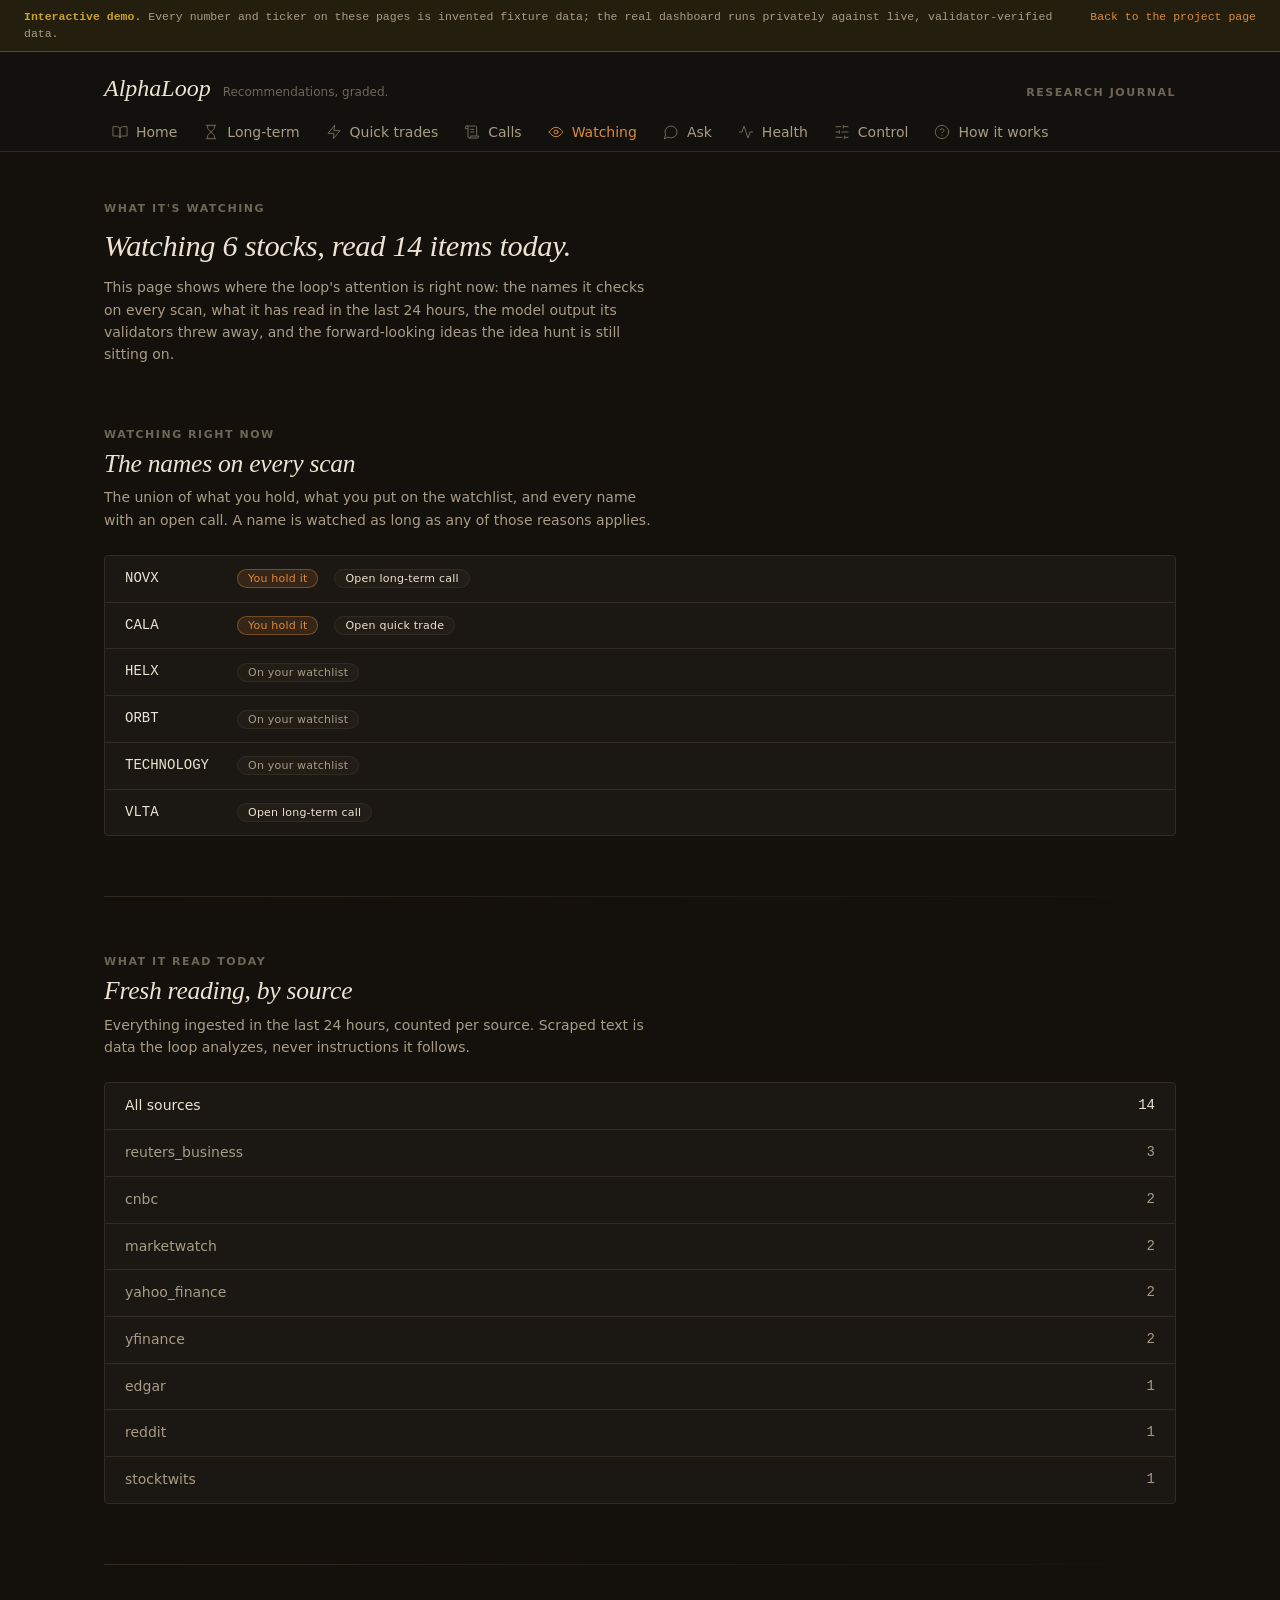
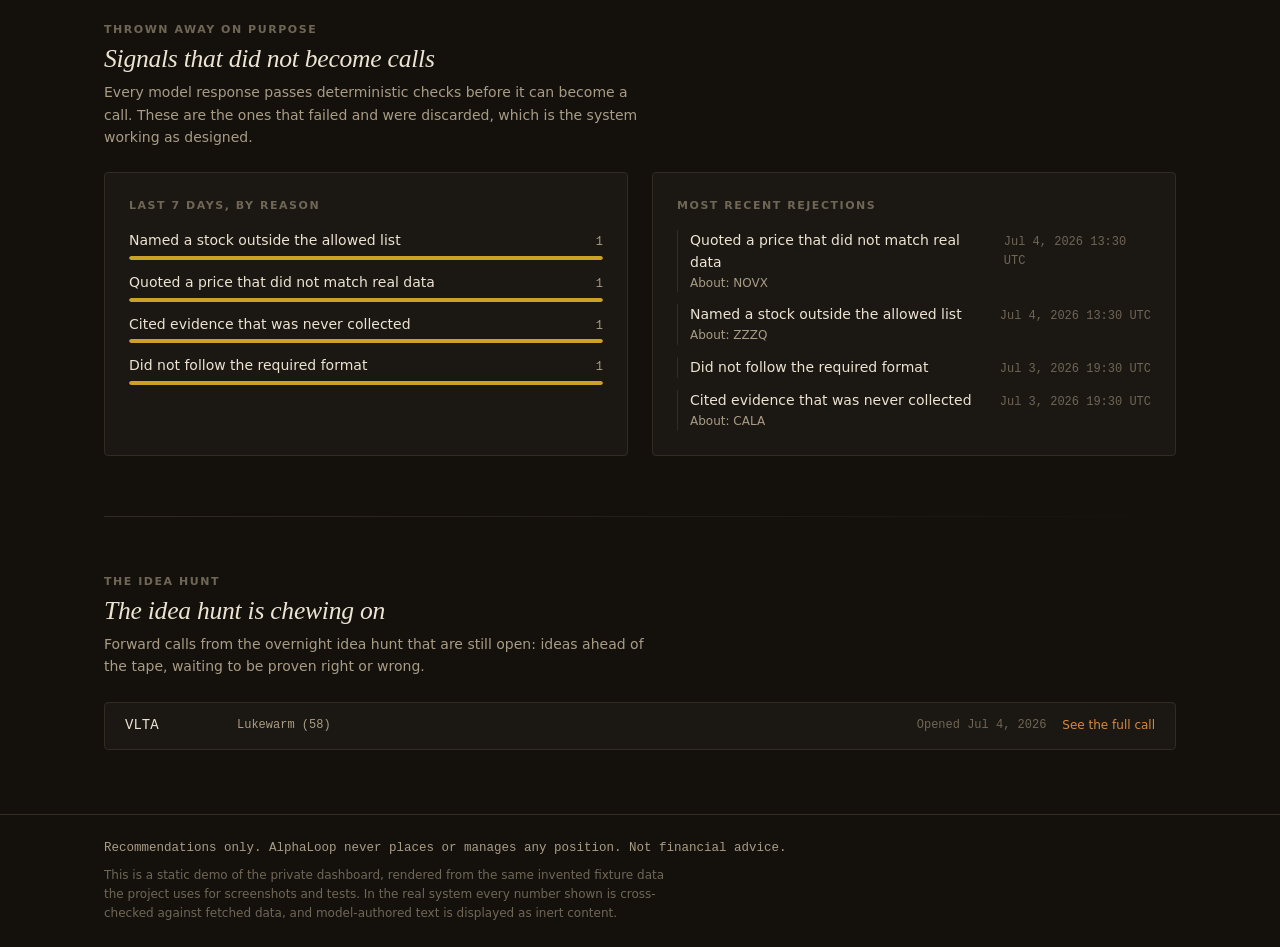
<file: demo/watching.html>
<!doctype html>
<html lang="en">
<head>
<meta charset="utf-8">
<meta name="viewport" content="width=device-width, initial-scale=1">
<title>AlphaLoop demo: Watching</title>
<meta name="description" content="Static interactive demo of the private AlphaLoop dashboard's watching page. Every number and ticker is invented fixture data.">
<link rel="icon" href="data:image/svg+xml,%3Csvg xmlns='http://www.w3.org/2000/svg' viewBox='0 0 32 32'%3E%3Crect width='32' height='32' rx='7' fill='%23131110'/%3E%3Ctext x='16' y='23' font-family='Georgia,serif' font-style='italic' font-size='20' fill='%23d4a256' text-anchor='middle'%3EA%3C/text%3E%3C/svg%3E">
<link rel="stylesheet" href="demo.css">
</head>
<body>

<div class="demo-banner" role="note">
  <span><strong>Interactive demo.</strong> Every number and ticker on these pages is invented fixture data; the real dashboard runs privately against live, validator-verified data.</span>
  <a href="../index.html">Back to the project page</a>
</div>

<header class="masthead">
  <div class="masthead-inner">
    <div class="masthead-row">
      <a class="wordmark" href="index.html">
        <span class="name">AlphaLoop</span>
        <span class="tag">Recommendations, graded.</span>
      </a>
      <span class="eyebrow">Research journal</span>
    </div>
    <nav class="nav" aria-label="Primary">
      <a class="nav-item" href="index.html">
        <svg viewBox="0 0 24 24" fill="none" stroke="currentColor" stroke-width="1.5" stroke-linecap="round" stroke-linejoin="round" aria-hidden="true"><path d="M2 4h6a4 4 0 0 1 4 4v13a3 3 0 0 0-3-3H2z"/><path d="M22 4h-6a4 4 0 0 0-4 4v13a3 3 0 0 1 3-3h7z"/></svg>
        <span>Home</span>
      </a>
      <span class="nav-item" title="Not part of this demo">
        <svg viewBox="0 0 24 24" fill="none" stroke="currentColor" stroke-width="1.5" stroke-linecap="round" stroke-linejoin="round" aria-hidden="true"><path d="M5 22h14"/><path d="M5 2h14"/><path d="M17 22v-4.2a2 2 0 0 0-.6-1.4L12 12l-4.4 4.4a2 2 0 0 0-.6 1.4V22"/><path d="M7 2v4.2a2 2 0 0 0 .6 1.4L12 12l4.4-4.4a2 2 0 0 0 .6-1.4V2"/></svg>
        <span>Long-term</span>
      </span>
      <span class="nav-item" title="Not part of this demo">
        <svg viewBox="0 0 24 24" fill="none" stroke="currentColor" stroke-width="1.5" stroke-linecap="round" stroke-linejoin="round" aria-hidden="true"><polygon points="13 2 3 14 12 14 11 22 21 10 12 10 13 2"/></svg>
        <span>Quick trades</span>
      </span>
      <a class="nav-item" href="calls.html">
        <svg viewBox="0 0 24 24" fill="none" stroke="currentColor" stroke-width="1.5" stroke-linecap="round" stroke-linejoin="round" aria-hidden="true"><path d="M15 12h-5"/><path d="M15 8h-5"/><path d="M19 17V5a2 2 0 0 0-2-2H4"/><path d="M8 21h12a2 2 0 0 0 2-2v-1H10v1a2 2 0 1 1-4 0V5a2 2 0 1 0-4 0v2h4"/></svg>
        <span>Calls</span>
      </a>
      <a class="nav-item active" href="watching.html" aria-current="page">
        <svg viewBox="0 0 24 24" fill="none" stroke="currentColor" stroke-width="1.5" stroke-linecap="round" stroke-linejoin="round" aria-hidden="true"><path d="M2 12s3.5-7 10-7 10 7 10 7-3.5 7-10 7-10-7-10-7Z"/><circle cx="12" cy="12" r="3"/></svg>
        <span>Watching</span>
      </a>
      <a class="nav-item" href="ask.html">
        <svg viewBox="0 0 24 24" fill="none" stroke="currentColor" stroke-width="1.5" stroke-linecap="round" stroke-linejoin="round" aria-hidden="true"><path d="M7.9 20A9 9 0 1 0 4 16.1L2 22Z"/></svg>
        <span>Ask</span>
      </a>
      <span class="nav-item" title="Not part of this demo">
        <svg viewBox="0 0 24 24" fill="none" stroke="currentColor" stroke-width="1.5" stroke-linecap="round" stroke-linejoin="round" aria-hidden="true"><polyline points="22 12 18 12 15 21 9 3 6 12 2 12"/></svg>
        <span>Health</span>
      </span>
      <span class="nav-item" title="Not part of this demo">
        <svg viewBox="0 0 24 24" fill="none" stroke="currentColor" stroke-width="1.5" stroke-linecap="round" stroke-linejoin="round" aria-hidden="true"><line x1="21" y1="4" x2="14" y2="4"/><line x1="10" y1="4" x2="3" y2="4"/><line x1="21" y1="12" x2="12" y2="12"/><line x1="8" y1="12" x2="3" y2="12"/><line x1="21" y1="20" x2="16" y2="20"/><line x1="12" y1="20" x2="3" y2="20"/><line x1="14" y1="2" x2="14" y2="6"/><line x1="8" y1="10" x2="8" y2="14"/><line x1="16" y1="18" x2="16" y2="22"/></svg>
        <span>Control</span>
      </span>
      <span class="nav-item" title="Not part of this demo">
        <svg viewBox="0 0 24 24" fill="none" stroke="currentColor" stroke-width="1.5" stroke-linecap="round" stroke-linejoin="round" aria-hidden="true"><circle cx="12" cy="12" r="10"/><path d="M9.1 9a3 3 0 0 1 5.8 1c0 2-3 3-3 3"/><path d="M12 17h.01"/></svg>
        <span>How it works</span>
      </span>
    </nav>
  </div>
</header>

<main>

  <!-- Above the fold: the answer first. -->
  <section class="reveal">
    <div class="eyebrow" style="margin-bottom:12px;">What it's watching</div>
    <h2 class="display" style="font-size:1.9rem; line-height:1.15;">Watching 6 stocks, read 14 items today.</h2>
    <p style="margin-top:12px; max-width:62ch; font-size:14px; line-height:1.6; color:var(--muted);">This page shows where the loop's attention is right now: the names it checks on every scan, what it has read in the last 24 hours, the model output its validators threw away, and the forward-looking ideas the idea hunt is still sitting on.</p>
  </section>

  <!-- (a) Watching right now -->
  <section class="reveal">
    <div class="sec-head">
      <div class="eyebrow">Watching right now</div>
      <h2 class="display">The names on every scan</h2>
      <p class="sub">The union of what you hold, what you put on the watchlist, and every name with an open call. A name is watched as long as any of those reasons applies.</p>
    </div>
    <div class="card flush">
      <ul class="rowlist">
        <li>
          <span class="lead">NOVX</span>
          <span class="badge accent">You hold it</span>
          <span class="badge">Open long-term call</span>
        </li>
        <li>
          <span class="lead">CALA</span>
          <span class="badge accent">You hold it</span>
          <span class="badge">Open quick trade</span>
        </li>
        <li>
          <span class="lead">HELX</span>
          <span class="badge muted">On your watchlist</span>
        </li>
        <li>
          <span class="lead">ORBT</span>
          <span class="badge muted">On your watchlist</span>
        </li>
        <li>
          <span class="lead">TECHNOLOGY</span>
          <span class="badge muted">On your watchlist</span>
        </li>
        <li>
          <span class="lead">VLTA</span>
          <span class="badge">Open long-term call</span>
        </li>
      </ul>
    </div>
  </section>

  <hr class="rule">

  <!-- (b) What it read today -->
  <section class="reveal">
    <div class="sec-head">
      <div class="eyebrow">What it read today</div>
      <h2 class="display">Fresh reading, by source</h2>
      <p class="sub">Everything ingested in the last 24 hours, counted per source. Scraped text is data the loop analyzes, never instructions it follows.</p>
    </div>
    <div class="card flush">
      <ul class="rowlist">
        <li class="count-row" style="display:flex;"><span style="font-size:14px; color:var(--ink);">All sources</span><span class="tnum end" style="font-size:14px; color:var(--ink);">14</span></li>
        <li class="count-row" style="display:flex;"><span style="font-size:14px; color:var(--muted);">reuters_business</span><span class="tnum end" style="font-size:14px; color:var(--muted);">3</span></li>
        <li class="count-row" style="display:flex;"><span style="font-size:14px; color:var(--muted);">cnbc</span><span class="tnum end" style="font-size:14px; color:var(--muted);">2</span></li>
        <li class="count-row" style="display:flex;"><span style="font-size:14px; color:var(--muted);">marketwatch</span><span class="tnum end" style="font-size:14px; color:var(--muted);">2</span></li>
        <li class="count-row" style="display:flex;"><span style="font-size:14px; color:var(--muted);">yahoo_finance</span><span class="tnum end" style="font-size:14px; color:var(--muted);">2</span></li>
        <li class="count-row" style="display:flex;"><span style="font-size:14px; color:var(--muted);">yfinance</span><span class="tnum end" style="font-size:14px; color:var(--muted);">2</span></li>
        <li class="count-row" style="display:flex;"><span style="font-size:14px; color:var(--muted);">edgar</span><span class="tnum end" style="font-size:14px; color:var(--muted);">1</span></li>
        <li class="count-row" style="display:flex;"><span style="font-size:14px; color:var(--muted);">reddit</span><span class="tnum end" style="font-size:14px; color:var(--muted);">1</span></li>
        <li class="count-row" style="display:flex;"><span style="font-size:14px; color:var(--muted);">stocktwits</span><span class="tnum end" style="font-size:14px; color:var(--muted);">1</span></li>
      </ul>
    </div>
  </section>

  <hr class="rule">

  <!-- (c) Signals that did not become calls -->
  <section class="reveal">
    <div class="sec-head">
      <div class="eyebrow">Thrown away on purpose</div>
      <h2 class="display">Signals that did not become calls</h2>
      <p class="sub">Every model response passes deterministic checks before it can become a call. These are the ones that failed and were discarded, which is the system working as designed.</p>
    </div>
    <div class="two-col">
      <div class="card">
        <div class="eyebrow" style="margin-bottom:16px;">Last 7 days, by reason</div>
        <div style="display:grid; gap:12px;">
          <div>
            <div class="count-row"><span style="font-size:14px; color:var(--ink);">Named a stock outside the allowed list</span><span class="tnum" style="font-size:12px; color:var(--muted);">1</span></div>
            <div class="bar-track"><div class="bar-fill" style="width:100%;"></div></div>
          </div>
          <div>
            <div class="count-row"><span style="font-size:14px; color:var(--ink);">Quoted a price that did not match real data</span><span class="tnum" style="font-size:12px; color:var(--muted);">1</span></div>
            <div class="bar-track"><div class="bar-fill" style="width:100%;"></div></div>
          </div>
          <div>
            <div class="count-row"><span style="font-size:14px; color:var(--ink);">Cited evidence that was never collected</span><span class="tnum" style="font-size:12px; color:var(--muted);">1</span></div>
            <div class="bar-track"><div class="bar-fill" style="width:100%;"></div></div>
          </div>
          <div>
            <div class="count-row"><span style="font-size:14px; color:var(--ink);">Did not follow the required format</span><span class="tnum" style="font-size:12px; color:var(--muted);">1</span></div>
            <div class="bar-track"><div class="bar-fill" style="width:100%;"></div></div>
          </div>
        </div>
      </div>
      <div class="card">
        <div class="eyebrow" style="margin-bottom:16px;">Most recent rejections</div>
        <div class="reject-item">
          <div class="count-row"><span style="font-size:14px; color:var(--ink);">Quoted a price that did not match real data</span><span class="tnum" style="font-size:12px; color:var(--faint);">Jul 4, 2026 13:30 UTC</span></div>
          <div style="font-size:12px; color:var(--muted);">About: NOVX</div>
        </div>
        <div class="reject-item">
          <div class="count-row"><span style="font-size:14px; color:var(--ink);">Named a stock outside the allowed list</span><span class="tnum" style="font-size:12px; color:var(--faint);">Jul 4, 2026 13:30 UTC</span></div>
          <div style="font-size:12px; color:var(--muted);">About: ZZZQ</div>
        </div>
        <div class="reject-item">
          <div class="count-row"><span style="font-size:14px; color:var(--ink);">Did not follow the required format</span><span class="tnum" style="font-size:12px; color:var(--faint);">Jul 3, 2026 19:30 UTC</span></div>
        </div>
        <div class="reject-item">
          <div class="count-row"><span style="font-size:14px; color:var(--ink);">Cited evidence that was never collected</span><span class="tnum" style="font-size:12px; color:var(--faint);">Jul 3, 2026 19:30 UTC</span></div>
          <div style="font-size:12px; color:var(--muted);">About: CALA</div>
        </div>
      </div>
    </div>
  </section>

  <hr class="rule">

  <!-- (d) The idea hunt -->
  <section class="reveal">
    <div class="sec-head">
      <div class="eyebrow">The idea hunt</div>
      <h2 class="display">The idea hunt is chewing on</h2>
      <p class="sub">Forward calls from the overnight idea hunt that are still open: ideas ahead of the tape, waiting to be proven right or wrong.</p>
    </div>
    <div class="card flush">
      <ul class="rowlist">
        <li>
          <span class="lead">VLTA</span>
          <span class="tnum" style="font-size:12px; color:var(--muted);">Lukewarm (58)</span>
          <span class="tnum end" style="font-size:12px; color:var(--faint);">Opened Jul 4, 2026</span>
          <a href="calls.html" style="font-size:12px;">See the full call</a>
        </li>
      </ul>
    </div>
  </section>

</main>

<footer class="site-footer">
  <div class="inner">
    <p class="compliance">Recommendations only. AlphaLoop never places or manages any position. Not financial advice.</p>
    <p class="note">This is a static demo of the private dashboard, rendered from the same invented fixture data the project uses for screenshots and tests. In the real system every number shown is cross-checked against fetched data, and model-authored text is displayed as inert content.</p>
  </div>
</footer>

</body>
</html>
</file>
<file: demo/demo.css>
/* AlphaLoop interactive demo stylesheet.
 *
 * A faithful static rendering of the private Almanac dashboard's look:
 * warm-ink dark ground, ember accent, italic serif display headings,
 * monospace tabular figures. System font stacks only; this file and the
 * pages that use it make no external request of any kind.
 *
 * Every number and ticker rendered by these pages is invented fixture
 * data (the same fictional seed the private repo uses for screenshots
 * and tests). Nothing here is real market or portfolio data.
 */

:root {
  --bg: #14110d;
  --surface: #1b1712;
  --surface-2: #221d16;
  --border: #322b21;
  --ink: #ece3d2;
  --muted: #a99c86;
  --faint: #6f6656;

  --accent: #d98a3d;
  --accent-soft: rgba(217, 138, 61, 0.14);

  --good: #82a86a;
  --bad: #c8564a;
  --warn: #c9a227;

  --radius: 4px;

  --font-serif: Georgia, "Iowan Old Style", "Times New Roman", serif;
  --font-sans: system-ui, -apple-system, "Segoe UI", Roboto, Helvetica, Arial,
    sans-serif;
  --font-mono: ui-monospace, "SF Mono", "JetBrains Mono", Menlo, Consolas,
    monospace;
}

* {
  margin: 0;
  padding: 0;
  box-sizing: border-box;
  border-color: var(--border);
}

html {
  color-scheme: dark;
}

body {
  background-color: var(--bg);
  color: var(--ink);
  font-family: var(--font-sans);
  font-size: 15px;
  line-height: 1.55;
  -webkit-font-smoothing: antialiased;
  text-rendering: optimizeLegibility;
  padding-top: 56px; /* room for the fixed demo banner */
}

a {
  color: var(--accent);
  text-decoration: none;
}
a:hover {
  text-decoration: underline;
  text-underline-offset: 3px;
}

::selection {
  background: var(--accent-soft);
  color: var(--ink);
}

:focus-visible {
  outline: 2px solid var(--accent);
  outline-offset: 2px;
  border-radius: 2px;
}

/* ---------- the fixed demo banner ---------- */

.demo-banner {
  position: fixed;
  top: 0;
  left: 0;
  right: 0;
  z-index: 100;
  display: flex;
  align-items: baseline;
  justify-content: space-between;
  gap: 16px;
  padding: 8px 24px;
  font-family: var(--font-mono);
  font-size: 11.5px;
  line-height: 1.5;
  color: var(--muted);
  background: color-mix(in srgb, var(--warn) 9%, var(--bg));
  border-bottom: 1px solid color-mix(in srgb, var(--warn) 35%, transparent);
}
.demo-banner strong {
  color: var(--warn);
  font-weight: 600;
}
.demo-banner a {
  white-space: nowrap;
}

/* ---------- typography helpers (mirroring the real globals) ---------- */

.display {
  font-family: var(--font-serif);
  font-style: italic;
  font-weight: 400;
  letter-spacing: -0.01em;
  text-wrap: balance;
}

.eyebrow {
  font-family: var(--font-sans);
  text-transform: uppercase;
  letter-spacing: 0.14em;
  font-size: 0.6875rem;
  font-weight: 600;
  color: var(--faint);
}

.tnum {
  font-family: var(--font-mono);
  font-variant-numeric: tabular-nums;
}

.rule {
  height: 1px;
  border: 0;
  background: linear-gradient(to right, var(--border), transparent);
  margin: 56px 0;
}

.good { color: var(--good); }
.bad { color: var(--bad); }
.warn-t { color: var(--warn); }
.muted-t { color: var(--muted); }
.faint-t { color: var(--faint); }
.accent-t { color: var(--accent); }

/* ---------- header, nav, footer chrome ---------- */

.masthead {
  border-bottom: 1px solid var(--border);
  background: color-mix(in srgb, var(--bg) 95%, transparent);
}
.masthead-inner {
  max-width: 1120px;
  margin: 0 auto;
  padding: 20px 24px 0;
}
.masthead-row {
  display: flex;
  flex-wrap: wrap;
  align-items: baseline;
  justify-content: space-between;
  gap: 4px 16px;
}
.wordmark {
  display: flex;
  align-items: baseline;
  gap: 12px;
  color: var(--ink);
}
.wordmark:hover { text-decoration: none; }
.wordmark .name {
  font-family: var(--font-serif);
  font-style: italic;
  font-size: 1.5rem;
  line-height: 1;
  color: var(--ink);
}
.wordmark .tag {
  font-size: 12px;
  color: var(--faint);
}

.nav {
  display: flex;
  align-items: center;
  gap: 2px;
  margin: 12px -4px 0;
  overflow-x: auto;
  padding-bottom: 0;
}
.nav-item {
  position: relative;
  display: flex;
  flex-shrink: 0;
  align-items: center;
  gap: 8px;
  border-radius: var(--radius);
  padding: 8px 12px;
  font-size: 14px;
  color: var(--muted);
  white-space: nowrap;
}
.nav-item svg {
  width: 16px;
  height: 16px;
  flex-shrink: 0;
  stroke: var(--faint);
}
a.nav-item:hover {
  color: var(--ink);
  background: var(--surface);
  text-decoration: none;
}
a.nav-item:hover svg { stroke: var(--muted); }
.nav-item.active { color: var(--accent); }
.nav-item.active svg { stroke: var(--accent); }
.nav-item.active::after {
  content: "";
  position: absolute;
  left: 12px;
  right: 12px;
  bottom: -1px;
  height: 1px;
  background: var(--accent);
}
span.nav-item { cursor: default; }

main {
  max-width: 1120px;
  margin: 0 auto;
  padding: 48px 24px 64px;
}

.site-footer {
  border-top: 1px solid var(--border);
}
.site-footer .inner {
  max-width: 1120px;
  margin: 0 auto;
  padding: 24px;
}
.site-footer .compliance {
  font-family: var(--font-mono);
  font-size: 12.5px;
  color: var(--muted);
}
.site-footer .note {
  margin-top: 8px;
  max-width: 75ch;
  font-size: 12px;
  line-height: 1.6;
  color: var(--faint);
}

/* ---------- sections and headings ---------- */

section { margin-bottom: 60px; }
section:last-child { margin-bottom: 0; }

.sec-head { margin-bottom: 24px; }
.sec-head .eyebrow { margin-bottom: 6px; }
.sec-head h2 {
  font-size: 1.6rem;
  line-height: 1.15;
  color: var(--ink);
}
.sec-head .sub {
  margin-top: 8px;
  max-width: 62ch;
  font-size: 14px;
  line-height: 1.6;
  color: var(--muted);
}
.sec-head-row {
  display: flex;
  align-items: flex-end;
  justify-content: space-between;
  gap: 24px;
  flex-wrap: wrap;
}

/* ---------- cards, tiles, badges ---------- */

.card {
  border: 1px solid var(--border);
  border-radius: var(--radius);
  background: var(--surface);
  padding: 24px;
}
.card.flush { padding: 0; }

.tile-value {
  font-family: var(--font-mono);
  font-variant-numeric: tabular-nums;
  font-size: 1.9rem;
  line-height: 1;
  color: var(--ink);
  margin-top: 6px;
}
.tile-delta {
  font-family: var(--font-mono);
  font-variant-numeric: tabular-nums;
  font-size: 12px;
  margin-top: 6px;
}
.tile-hint {
  font-size: 12px;
  color: var(--faint);
  margin-top: 4px;
}

.badge {
  display: inline-flex;
  align-items: center;
  gap: 4px;
  border-radius: 999px;
  border: 1px solid var(--border);
  background: var(--surface-2);
  padding: 3px 10px;
  font-size: 11px;
  font-weight: 500;
  letter-spacing: 0.02em;
  line-height: 1;
  color: var(--ink);
  white-space: nowrap;
}
.badge.good {
  color: var(--good);
  border-color: color-mix(in srgb, var(--good) 40%, transparent);
  background: color-mix(in srgb, var(--good) 13%, transparent);
}
.badge.bad {
  color: var(--bad);
  border-color: color-mix(in srgb, var(--bad) 40%, transparent);
  background: color-mix(in srgb, var(--bad) 13%, transparent);
}
.badge.warn {
  color: var(--warn);
  border-color: color-mix(in srgb, var(--warn) 40%, transparent);
  background: color-mix(in srgb, var(--warn) 13%, transparent);
}
.badge.accent {
  color: var(--accent);
  border-color: color-mix(in srgb, var(--accent) 40%, transparent);
  background: var(--accent-soft);
}
.badge.muted { color: var(--muted); }

/* ---------- money hero ---------- */

.money-total {
  font-family: var(--font-mono);
  font-variant-numeric: tabular-nums;
  font-size: 2.8rem;
  line-height: 1;
  color: var(--ink);
}
.money-sub {
  margin-top: 8px;
  font-size: 14px;
  color: var(--muted);
}
.money-grid {
  display: grid;
  grid-template-columns: repeat(3, 1fr);
  gap: 16px 24px;
  margin-top: 24px;
}
.lastcheck {
  margin-top: 20px;
  font-family: var(--font-mono);
  font-variant-numeric: tabular-nums;
  font-size: 12px;
  color: var(--faint);
}

/* ---------- equity curve ---------- */

.curve-svg {
  width: 100%;
  height: 224px;
  display: block;
}
.curve-legend {
  display: flex;
  flex-wrap: wrap;
  align-items: baseline;
  justify-content: space-between;
  gap: 4px 24px;
  margin-top: 12px;
  font-size: 12px;
  color: var(--faint);
}
.curve-legend .keys {
  display: flex;
  flex-wrap: wrap;
  gap: 4px 16px;
}
.swatch {
  display: inline-block;
  width: 16px;
  height: 2px;
  vertical-align: middle;
  margin-right: 6px;
  background: var(--accent);
}
.swatch.dashed {
  height: 0;
  background: none;
  border-top: 1px dashed var(--muted);
}
.backfill-note {
  margin-top: 12px;
  font-size: 12px;
  line-height: 1.6;
  color: var(--faint);
}

/* ---------- per-position table ---------- */

.pos-row {
  display: grid;
  grid-template-columns: repeat(6, 1fr);
  gap: 12px 16px;
  padding: 20px 24px;
  border-top: 1px solid var(--border);
}
.pos-row:first-child { border-top: 0; }
.pos-label {
  font-size: 10px;
  text-transform: uppercase;
  letter-spacing: 0.08em;
  color: var(--faint);
  margin-bottom: 3px;
}
.pos-main {
  display: flex;
  flex-wrap: wrap;
  align-items: center;
  gap: 8px;
}
.pos-val { font-size: 14px; color: var(--ink); }
.pos-stamp { font-size: 10px; color: var(--faint); margin-top: 2px; }
.nudge {
  font-size: 14px;
  color: var(--warn);
  text-decoration: underline;
  text-decoration-style: dotted;
  text-underline-offset: 3px;
  cursor: default;
}

/* ---------- lists (runs, watching, counts) ---------- */

.rowlist { list-style: none; }
.rowlist li {
  display: flex;
  flex-wrap: wrap;
  align-items: center;
  gap: 8px 16px;
  padding: 12px 20px;
  border-top: 1px solid var(--border);
}
.rowlist li:first-child { border-top: 0; }
.rowlist .lead {
  font-family: var(--font-mono);
  font-variant-numeric: tabular-nums;
  min-width: 6rem;
  font-size: 14px;
  color: var(--ink);
}
.rowlist .end { margin-left: auto; }
.count-row {
  display: flex;
  align-items: baseline;
  justify-content: space-between;
  gap: 16px;
}

.bar-track {
  height: 4px;
  border-radius: 999px;
  background: var(--surface-2);
  overflow: hidden;
  margin-top: 4px;
}
.bar-fill {
  height: 100%;
  border-radius: 999px;
  background: var(--warn);
}

.reject-item {
  border-left: 1px solid var(--border);
  padding-left: 12px;
}
.reject-item + .reject-item { margin-top: 12px; }

.two-col {
  display: grid;
  grid-template-columns: 1fr 1fr;
  gap: 24px;
}

/* ---------- habits ---------- */

.habits {
  padding-left: 20px;
  font-size: 14px;
  line-height: 1.7;
  color: var(--ink);
}
.habits li + li { margin-top: 8px; }

/* ---------- stat strip ---------- */

.stat-strip {
  display: grid;
  grid-template-columns: repeat(4, 1fr);
  gap: 32px 24px;
  padding: 24px;
}

/* ---------- calls book ---------- */

.controls-row {
  display: flex;
  flex-wrap: wrap;
  align-items: center;
  justify-content: space-between;
  gap: 12px;
  margin-bottom: 24px;
}
.seg {
  display: inline-flex;
  align-items: center;
  gap: 4px;
  border: 1px solid var(--border);
  border-radius: var(--radius);
  background: var(--surface);
  padding: 4px;
}
.seg span {
  border-radius: var(--radius);
  padding: 4px 12px;
  font-size: 12px;
  color: var(--muted);
  cursor: default;
}
.seg span.on {
  background: var(--surface-2);
  color: var(--ink);
}
.csv-btn {
  display: inline-flex;
  align-items: center;
  gap: 8px;
  border: 1px solid var(--border);
  border-radius: var(--radius);
  background: var(--surface);
  padding: 6px 12px;
  font: inherit;
  font-size: 12px;
  color: var(--muted);
  cursor: default;
}
.csv-btn svg {
  width: 14px;
  height: 14px;
  stroke: currentColor;
}

.entry {
  padding: 32px 0;
  border-top: 1px solid var(--border);
}
.entry:first-of-type { border-top: 0; padding-top: 0; }
.entry > * + * { margin-top: 16px; }

.entry-head {
  display: flex;
  flex-wrap: wrap;
  align-items: center;
  gap: 8px 12px;
}
.entry-head .subject {
  font-family: var(--font-mono);
  font-variant-numeric: tabular-nums;
  font-size: 1.125rem;
  color: var(--ink);
}
.entry-head .kind {
  font-size: 10px;
  text-transform: uppercase;
  letter-spacing: 0.08em;
  color: var(--faint);
}
.entry-head .stamp {
  margin-left: auto;
  font-family: var(--font-mono);
  font-variant-numeric: tabular-nums;
  font-size: 12px;
  color: var(--faint);
}

.entry-meta {
  display: flex;
  flex-wrap: wrap;
  gap: 8px 32px;
  font-size: 12px;
}
.entry-meta .pair { display: flex; align-items: baseline; gap: 8px; }
.entry-meta dt {
  text-transform: uppercase;
  letter-spacing: 0.08em;
  font-size: 11px;
  color: var(--faint);
}
.entry-meta dd {
  font-family: var(--font-mono);
  font-variant-numeric: tabular-nums;
  color: var(--ink);
}
.entry-meta dd.quiet { color: var(--muted); }

.entry .block .eyebrow { margin-bottom: 4px; }
.entry .block p {
  font-size: 14px;
  line-height: 1.6;
  color: var(--ink);
  white-space: pre-wrap;
  overflow-wrap: break-word;
}
.entry .block p.quiet { color: var(--muted); }

.signposts { list-style: none; }
.signposts li {
  border-left: 1px solid var(--border);
  padding-left: 12px;
  font-size: 14px;
  color: var(--muted);
}
.signposts li + li { margin-top: 6px; }

.levels {
  border: 1px solid color-mix(in srgb, var(--warn) 40%, transparent);
  background: color-mix(in srgb, var(--warn) 8%, transparent);
  border-radius: var(--radius);
  padding: 12px 16px;
}
.levels .figs {
  display: flex;
  flex-wrap: wrap;
  align-items: flex-end;
  gap: 16px 32px;
}
.figure .figure-label {
  font-size: 10px;
  text-transform: uppercase;
  letter-spacing: 0.08em;
  color: var(--faint);
  margin-bottom: 3px;
}
.figure .figure-value {
  font-family: var(--font-mono);
  font-variant-numeric: tabular-nums;
  font-size: 14px;
}
.levels .figure-value { color: var(--warn); }
.levels .caveat {
  margin-top: 8px;
  font-size: 10px;
  text-transform: uppercase;
  letter-spacing: 0.08em;
  color: var(--warn);
}

.returns {
  display: flex;
  flex-wrap: wrap;
  align-items: flex-end;
  gap: 16px 32px;
  border: 1px solid var(--border);
  background: var(--surface-2);
  border-radius: var(--radius);
  padding: 12px 16px;
}

.entry details {
  border: 1px solid var(--border);
  border-radius: var(--radius);
  background: color-mix(in srgb, var(--surface) 40%, transparent);
}
.entry summary {
  cursor: pointer;
  user-select: none;
  padding: 10px 16px;
  font-size: 10px;
  text-transform: uppercase;
  letter-spacing: 0.08em;
  color: var(--muted);
}
.entry summary:hover { color: var(--ink); }
.entry summary .plain {
  text-transform: none;
  letter-spacing: normal;
  color: var(--faint);
}
.evidence {
  border-top: 1px solid var(--border);
  padding: 12px 16px;
}
.evidence ul { list-style: none; }
.evidence li {
  display: flex;
  flex-wrap: wrap;
  align-items: baseline;
  justify-content: space-between;
  gap: 4px 16px;
  border-left: 1px solid var(--border);
  padding-left: 12px;
}
.evidence li + li { margin-top: 8px; }
.evidence .title { font-size: 14px; color: var(--ink); }
.evidence .meta {
  display: flex;
  flex-shrink: 0;
  align-items: baseline;
  gap: 12px;
  font-size: 12px;
  color: var(--faint);
}

/* ---------- ask page ---------- */

.ask-note {
  border: 1px solid color-mix(in srgb, var(--warn) 40%, transparent);
  background: color-mix(in srgb, var(--warn) 10%, transparent);
  border-radius: var(--radius);
  padding: 12px 16px;
  font-size: 14px;
  line-height: 1.6;
  color: var(--muted);
  margin-bottom: 24px;
}

.chips {
  display: flex;
  flex-wrap: wrap;
  gap: 8px;
  margin-bottom: 20px;
}
.chip {
  border: 1px solid var(--border);
  border-radius: 999px;
  background: var(--surface-2);
  padding: 4px 12px;
  font-size: 12px;
  color: var(--muted);
  cursor: default;
}

.convo {
  display: flex;
  flex-direction: column;
  gap: 16px;
  min-height: 16rem;
  border: 1px solid var(--border);
  border-radius: var(--radius);
  background: var(--surface);
  padding: 20px;
}
.msg {
  max-width: 70%;
  border: 1px solid var(--border);
  border-radius: var(--radius);
  padding: 12px 16px;
}
.msg .who { margin-bottom: 4px; }
.msg p {
  font-size: 14px;
  line-height: 1.6;
  color: var(--ink);
  white-space: pre-wrap;
  overflow-wrap: break-word;
}
.msg.user {
  align-self: flex-end;
  border-color: color-mix(in srgb, var(--accent) 30%, transparent);
  background: var(--accent-soft);
}
.msg.assistant {
  align-self: flex-start;
  background: var(--surface-2);
}
.msg.withheld { border-left: 2px solid var(--warn); }

.gate-note {
  margin-top: 16px;
  font-size: 12px;
  line-height: 1.6;
  color: var(--faint);
  max-width: 70ch;
}
.gate-note strong { color: var(--warn); font-weight: 600; }

.chat-row {
  display: flex;
  align-items: center;
  gap: 8px;
  margin-top: 20px;
}
.chat-row input {
  flex: 1;
  border: 1px solid var(--border);
  border-radius: var(--radius);
  background: var(--surface-2);
  padding: 8px 12px;
  font: inherit;
  font-size: 14px;
  color: var(--ink);
}
.chat-row input::placeholder { color: var(--faint); }
.chat-row input:disabled { opacity: 0.7; }
.chat-row .send {
  border: 1px solid color-mix(in srgb, var(--accent) 40%, transparent);
  border-radius: var(--radius);
  background: var(--accent-soft);
  padding: 8px 16px;
  font: inherit;
  font-size: 14px;
  color: var(--accent);
}
.chat-row .send:disabled {
  opacity: 0.5;
  cursor: not-allowed;
}
.chat-foot {
  margin-top: 12px;
  font-size: 12px;
  line-height: 1.6;
  color: var(--faint);
}

/* ---------- motion ---------- */

@media (prefers-reduced-motion: no-preference) {
  .reveal {
    animation: fade-rise 0.5s cubic-bezier(0.2, 0.7, 0.2, 1) both;
  }
  @keyframes fade-rise {
    from { opacity: 0; transform: translateY(6px); }
    to { opacity: 1; transform: none; }
  }
}

/* ---------- mobile ---------- */

@media (max-width: 760px) {
  body { padding-top: 84px; }
  .demo-banner { flex-direction: column; gap: 2px; padding: 8px 16px; }
  main { padding: 36px 16px 48px; }
  .masthead-inner { padding: 16px 16px 0; }
  .money-total { font-size: 2.4rem; }
  .money-grid { grid-template-columns: 1fr; }
  .pos-row { grid-template-columns: repeat(2, 1fr); padding: 16px; }
  .stat-strip { grid-template-columns: repeat(2, 1fr); padding: 20px 16px; }
  .two-col { grid-template-columns: 1fr; }
  .msg { max-width: 88%; }
  .entry-head .stamp { margin-left: 0; width: 100%; }
}
</file>
